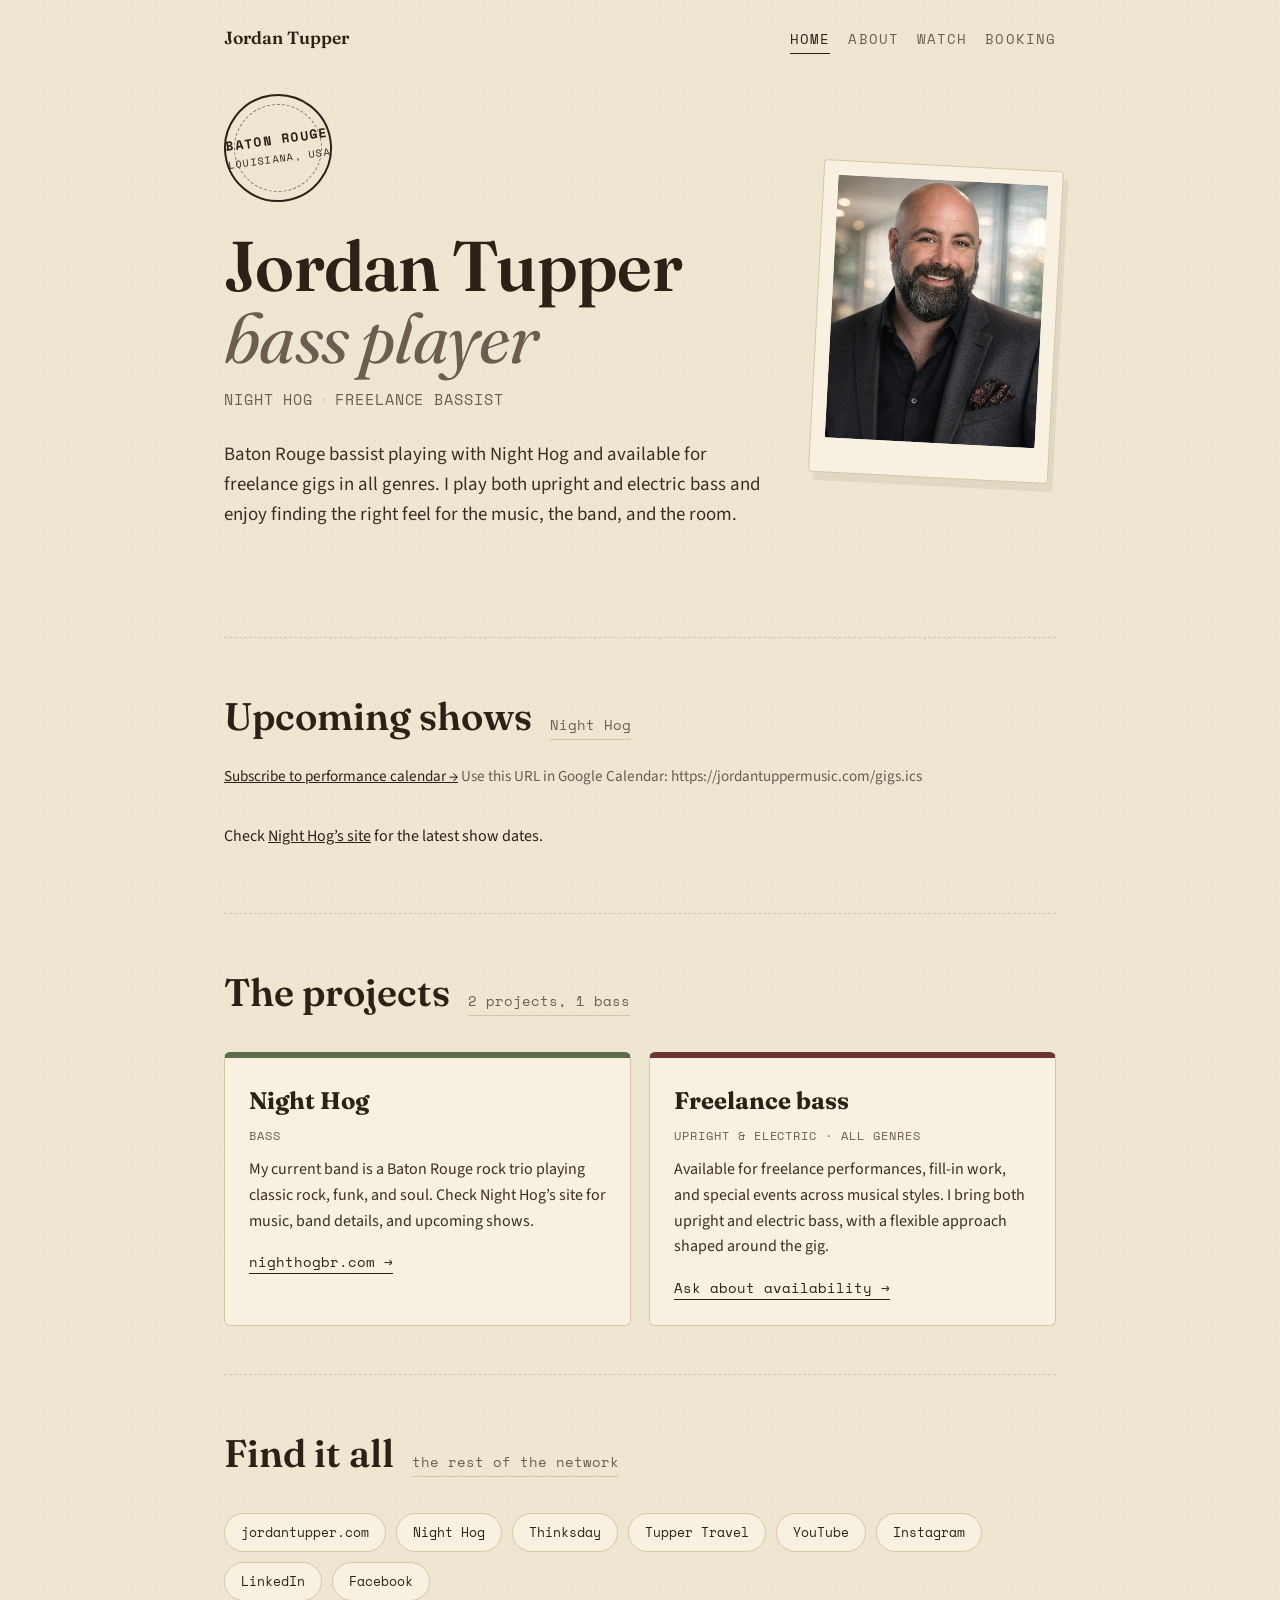
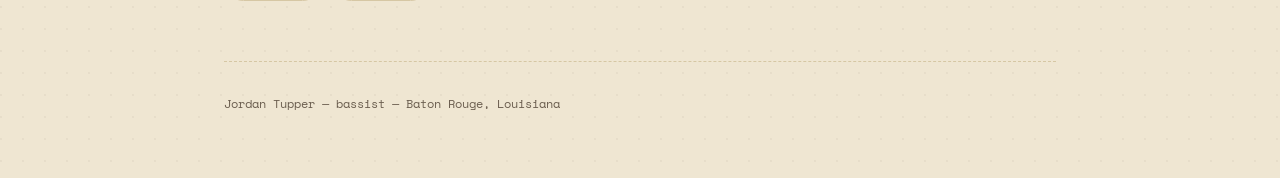
<file: index.html>
<!DOCTYPE html>
<html lang="en">
<head>
<meta charset="UTF-8">
<meta name="viewport" content="width=device-width, initial-scale=1.0">
<title>Jordan Tupper | Bassist for Night Hog &amp; Freelance Bass | Baton Rouge, LA</title>
<meta name="description" content="Jordan Tupper is a Baton Rouge bassist playing with Night Hog and available for freelance gigs in all genres on upright and electric bass.">
<meta property="og:title" content="Jordan Tupper — Bassist for Night Hog &amp; Freelance Bass">
<meta property="og:description" content="Baton Rouge bassist Jordan Tupper plays with Night Hog and is available for freelance gigs in all genres on upright and electric bass.">
<meta property="og:type" content="website">
<meta property="og:image" content="https://jordantuppermusic.com/og-image.jpg">
<link rel="canonical" href="https://jordantuppermusic.com/">
<link rel="icon" type="image/png" sizes="32x32" href="/favicon-32.png">
<link rel="apple-touch-icon" sizes="180x180" href="/favicon-180.png">

<link rel="preconnect" href="https://fonts.googleapis.com">
<link rel="preconnect" href="https://fonts.gstatic.com" crossorigin>
<link href="https://fonts.googleapis.com/css2?family=Fraunces:ital,opsz,wght@0,9..144,300..900;1,9..144,300..900&family=Source+Sans+3:ital,wght@0,400;0,600;0,700;1,400&family=Space+Mono:wght@400;700&display=swap" rel="stylesheet">
<link rel="stylesheet" href="style.css">

<script type="application/ld+json">
{
  "@context": "https://schema.org",
  "@type": "Person",
  "name": "Jordan Tupper",
  "url": "https://jordantuppermusic.com",
  "jobTitle": "Bassist",
  "address": {
    "@type": "PostalAddress",
    "addressLocality": "Baton Rouge",
    "addressRegion": "LA",
    "addressCountry": "US"
  },
  "memberOf": [
    {"@type":"MusicGroup","name":"Night Hog","url":"https://nighthogbr.com"}
  ],
  "sameAs": [
    "https://jordantupper.com",
    "https://nighthogbr.com",
    "https://thinksday.org",
    "https://tuppertravel.com",
    "https://www.youtube.com/@jordanjtupper",
    "https://www.instagram.com/207_to_225/",
    "https://www.linkedin.com/in/jordantupper225",
    "https://www.facebook.com/jordan.tupper",
    "https://gravatar.com/jordantupper",
    "https://about.me/jordantupper",
    "https://www.wikidata.org/wiki/Q140119440",
    "https://musicbrainz.org/artist/c6d7afcc-3074-4c7d-b58c-2df6d4204264"
  ],
  "email": "jordan.j.tupper@gmail.com"
}
</script>
</head>
<body>

<div class="wrap">

  <nav class="site-nav">
    <div class="nav-inner">
      <span class="nav-brand">Jordan Tupper</span>
      <a href="index.html" class="active">Home</a>
      <a href="about.html">About</a>
      <a href="watch.html">Watch</a>
      <a href="booking.html">Booking</a>
    </div>
  </nav>

  <header class="hero">
    <div class="hero-grid">
      <div class="hero-text">
        <div class="postmark"><span class="city">Baton Rouge</span><span class="state">Louisiana, USA</span></div>
        <h1 class="title">Jordan Tupper<br><em>bass player</em></h1>
        <p class="tagline">Night Hog<span class="dot">·</span>Freelance bassist</p>
        <p class="lede">Baton Rouge bassist playing with Night Hog and available for freelance gigs in all genres. I play both upright and electric bass and enjoy finding the right feel for the music, the band, and the room.</p>
      </div>
      <div class="hero-photo">
        <img src="/hero-photo.jpg" alt="Jordan Tupper playing upright bass" loading="lazy">
      </div>
    </div>
  </header>

  <hr class="hr">

  <!-- UPCOMING SHOWS -->
  <section id="shows">
    <div class="entry-head">
      <h2>Upcoming shows</h2>
      <span class="entry-date">Night Hog</span>
    </div>
    <p class="calendar-subscribe" style="margin: -0.75rem 0 1.25rem; font-size: 0.95rem;">
      <a class="link" href="/gigs.ics">Subscribe to performance calendar →</a>
      <span style="opacity:.7;">Use this URL in Google Calendar: https://jordantuppermusic.com/gigs.ics</span>
    </p>
    <div class="gig-list" id="merged-gig-list" aria-live="polite">
      <p class="calendar-loading">Loading upcoming shows…</p>
    </div>
    <p class="gig-empty" id="merged-gig-empty" style="display:none;">No public gigs currently listed.</p>
  </section>

  <hr class="hr">

  <!-- PROJECTS -->
  <section id="projects">
    <div class="entry-head">
      <h2>The projects</h2>
      <span class="entry-date">2 projects, 1 bass</span>
    </div>
    <div class="projects">

      <div class="project nighthog">
        <h3>Night Hog</h3>
        <div class="role">Bass</div>
        <p>My current band is a Baton Rouge rock trio playing classic rock, funk, and soul. Check Night Hog’s site for music, band details, and upcoming shows.</p>
        <a class="link" href="https://nighthogbr.com">nighthogbr.com →</a>
      </div>

      <div class="project jazz">
        <h3>Freelance bass</h3>
        <div class="role">Upright &amp; electric · all genres</div>
        <p>Available for freelance performances, fill-in work, and special events across musical styles. I bring both upright and electric bass, with a flexible approach shaped around the gig.</p>
        <a class="link" href="booking.html">Ask about availability →</a>
      </div>

    </div>
  </section>

  <hr class="hr">

  <!-- CONNECT -->
  <section id="connect">
    <div class="entry-head">
      <h2>Find it all</h2>
      <span class="entry-date">the rest of the network</span>
    </div>
    <div class="connect-grid">
      <a href="https://jordantupper.com">jordantupper.com</a>
      <a href="https://nighthogbr.com">Night Hog</a>
      <a href="https://thinksday.org">Thinksday</a>
      <a href="https://tuppertravel.com">Tupper Travel</a>
      <a href="https://www.youtube.com/@jordanjtupper">YouTube</a>
      <a href="https://www.instagram.com/207_to_225/">Instagram</a>
      <a href="https://www.linkedin.com/in/jordantupper225">LinkedIn</a>
      <a href="https://www.facebook.com/jordan.tupper">Facebook</a>
    </div>
  </section>

  <footer>
    Jordan Tupper — bassist — Baton Rouge, Louisiana
  </footer>

</div>


  <script>
  // Inline calendar renderer. The HTML above is a built-in fallback, so gigs still show even if external feeds fail.
  // Jordan Tupper Music merged calendar
// Bulletproof version: tries live feeds first, but uses an embedded fallback so the page never stays stuck on "Loading".
(function () {
  const FEEDS = [
    { label: "Night Hog", className: "nighthog", siteUrl: "https://nighthogbr.com", globalName: "NIGHT_HOG_GIGS", urls: ["https://nighthogbr.com/gigs-feed.js", "https://www.nighthogbr.com/gigs-feed.js"] }
  ];

  const FALLBACK_GIGS = [];

  const FEED_TIMEOUT_MS = 3500;
  function pad(value) { return String(value).padStart(2, "0"); }
  function escapeHtml(value) {
    return String(value || "")
      .replace(/&/g, "&amp;").replace(/</g, "&lt;").replace(/>/g, "&gt;")
      .replace(/"/g, "&quot;").replace(/'/g, "&#039;");
  }
  function parseDateTime(gig, time, fallback) {
    const t = time && /^\d{2}:\d{2}$/.test(time) ? time : fallback;
    const d = new Date(`${gig.date}T${t}:00`);
    return Number.isNaN(d.getTime()) ? new Date(`${gig.date}T23:59:59`) : d;
  }
  function dateForSort(gig) { return parseDateTime(gig, gig.startTime, "23:59"); }
  function dateForExpiration(gig) {
    let end = parseDateTime(gig, gig.endTime || gig.startTime, "23:59");
    if (gig.startTime && gig.endTime && gig.endTime < gig.startTime) end.setDate(end.getDate() + 1);
    return end;
  }
  function formatDate(gig) {
    const d = new Date(`${gig.date}T12:00:00`);
    return {
      month: d.toLocaleDateString("en-US", { month: "short" }),
      day: d.getDate(),
      weekday: d.toLocaleDateString("en-US", { weekday: "short" })
    };
  }
  function formatClock(time) {
    if (!time || !/^\d{2}:\d{2}$/.test(time)) return "";
    const [h, m] = time.split(":").map(Number);
    const suffix = h >= 12 ? "PM" : "AM";
    return `${h % 12 || 12}:${pad(m)} ${suffix}`;
  }
  function formatTime(gig) {
    if (gig.displayTime) return gig.displayTime;
    if (gig.startTime && gig.endTime) return `${formatClock(gig.startTime)} – ${formatClock(gig.endTime)}`;
    if (gig.startTime) return formatClock(gig.startTime);
    return "TBA";
  }
  function formatPlace(gig) {
    if (gig.displayLocation) return gig.displayLocation;
    if (gig.city && gig.state) return `${gig.city}, ${gig.state}`;
    if (gig.city) return gig.city;
    if (gig.state) return gig.state;
    return "Louisiana";
  }
  function normalizeExternal(feed) {
    return (window[feed.globalName] || []).map(gig => ({
      ...gig,
      band: feed.label,
      bandClass: feed.className,
      siteUrl: feed.siteUrl
    }));
  }
  function renderGig(gig) {
    const { month, day, weekday } = formatDate(gig);
    const row = document.createElement("div");
    row.className = "gig";
    row.dataset.date = gig.date;
    row.dataset.band = gig.band;
    row.dataset.venue = gig.venue || "";
    row.dataset.place = formatPlace(gig);
    row.dataset.time = formatTime(gig);
    row.dataset.startTime = gig.startTime || "";
    row.dataset.endTime = gig.endTime || "";
    row.innerHTML = `
      <div class="date">${escapeHtml(month)} ${escapeHtml(day)}<span class="day">${escapeHtml(weekday)}</span></div>
      <div class="info">
        <div class="venue">${escapeHtml(gig.venue || "TBA")}</div>
        <div class="place">${escapeHtml(formatPlace(gig))}</div>
        <div class="time">${escapeHtml(formatTime(gig))}</div>
      </div>
      <div class="band-tag ${escapeHtml(gig.bandClass)}">${escapeHtml(gig.band)}</div>
    `;
    return row;
  }
  function injectSchema(gigs) {
    document.querySelectorAll('script[data-generated="jtm-events"]').forEach(s => s.remove());
    const graph = gigs.map(gig => {
      const startDate = gig.startTime ? `${gig.date}T${gig.startTime}:00-05:00` : gig.date;
      let endDate;
      if (gig.endTime) {
        const endDay = new Date(`${gig.date}T12:00:00`);
        if (gig.startTime && gig.endTime < gig.startTime) endDay.setDate(endDay.getDate() + 1);
        endDate = `${endDay.getFullYear()}-${pad(endDay.getMonth()+1)}-${pad(endDay.getDate())}T${gig.endTime}:00-05:00`;
      }
      const event = {
        "@type": "MusicEvent",
        name: `${gig.band} — ${gig.status === "private" ? gig.venue : `Live at ${gig.venue}`}`,
        startDate,
        eventStatus: "https://schema.org/EventScheduled",
        eventAttendanceMode: "https://schema.org/OfflineEventAttendanceMode",
        performer: { "@type": "MusicGroup", name: gig.band, url: gig.siteUrl },
        location: { "@type": "Place", name: gig.venue || "TBA", address: { "@type": "PostalAddress", addressLocality: gig.city || "Baton Rouge", addressRegion: gig.state || "LA", addressCountry: "US" } }
      };
      if (endDate) event.endDate = endDate;
      if (gig.status !== "private") event.offers = { "@type": "Offer", price: "0", priceCurrency: "USD", availability: "https://schema.org/InStock", url: "https://jordantuppermusic.com/#shows" };
      return event;
    });
    const script = document.createElement("script");
    script.type = "application/ld+json";
    script.dataset.generated = "jtm-events";
    script.textContent = JSON.stringify({ "@context": "https://schema.org", "@graph": graph }, null, 2);
    document.head.appendChild(script);
  }
  function loadScriptWithTimeout(url) {
    return new Promise(resolve => {
      const s = document.createElement("script");
      let done = false;
      const finish = ok => { if (done) return; done = true; clearTimeout(timer); resolve(ok); };
      const sep = url.includes("?") ? "&" : "?";
      s.src = `${url}${sep}v=${Date.now()}`;
      s.async = true;
      s.onload = () => finish(true);
      s.onerror = () => { s.remove(); finish(false); };
      const timer = setTimeout(() => { s.remove(); finish(false); }, FEED_TIMEOUT_MS);
      document.head.appendChild(s);
    });
  }
  async function loadFeed(feed) {
    if (Array.isArray(window[feed.globalName])) return true;
    for (const url of feed.urls) {
      const ok = await loadScriptWithTimeout(url);
      if (ok && Array.isArray(window[feed.globalName])) return true;
    }
    return false;
  }
  function getUpcoming(gigs) {
    const now = new Date();
    return gigs.filter(gig => gig.date && dateForExpiration(gig) >= now).sort((a, b) => dateForSort(a) - dateForSort(b));
  }
  function paint(list, empty, gigs, sourceNote) {
    list.innerHTML = "";
    if (!gigs.length) {
      list.innerHTML = '<p class="calendar-loading">Check <a href="https://nighthogbr.com" rel="noopener">Night Hog’s site</a> for the latest show dates.</p>';
      if (empty) empty.style.display = "none";
      return;
    }
    if (empty) empty.style.display = "none";
    gigs.forEach(gig => list.appendChild(renderGig(gig)));
    if (sourceNote) {
      const note = document.createElement("p");
      note.className = "calendar-loading";
      note.style.marginTop = "1rem";
      note.textContent = sourceNote;
      list.appendChild(note);
    }
    injectSchema(gigs);
    document.dispatchEvent(new CustomEvent("jtm:gigs-rendered", { detail: { gigs } }));
  }
  async function render() {
    const list = document.getElementById("merged-gig-list") || document.querySelector(".gig-list");
    const empty = document.getElementById("merged-gig-empty");
    if (!list) return;

    // Show fallback immediately so the site never appears broken.
    const fallbackUpcoming = getUpcoming(FALLBACK_GIGS);
    paint(list, empty, fallbackUpcoming, "");

    // Refresh from Night Hog’s live show feed.
    const loaded = await Promise.all(FEEDS.map(loadFeed));
    const external = FEEDS.flatMap(feed => normalizeExternal(feed));
    if (external.length) {
      const missing = FEEDS.filter((_, i) => !loaded[i]).map(f => f.label);
      const note = missing.length ? `Calendar loaded. Some feeds did not respond: ${missing.join(", ")}.` : "";
      paint(list, empty, getUpcoming(external), note);
    }
  }
  if (document.readyState === "loading") document.addEventListener("DOMContentLoaded", render);
  else render();
})();

  </script>
  <script>
  /* Jordan Tupper Music calendar export helper
   Safe version: waits for the visible gig list to render before adding Google Calendar links.
   If the main calendar fails to load, this file will not break the page. */
(function () {
  function pad(n) { return String(n).padStart(2, '0'); }

  function parseDateFromGig(gig) {
    const raw = gig.getAttribute('data-date') || gig.dataset.date;
    if (!raw) return null;
    const d = new Date(raw + 'T00:00:00');
    return Number.isNaN(d.getTime()) ? null : d;
  }

  function extractText(gig, selector) {
    const el = gig.querySelector(selector);
    return el ? el.textContent.trim() : '';
  }

  function normalizeTimeText(text) {
    return (text || '').replace(/\s+/g, ' ').trim();
  }

  function parseTimeRange(timeText) {
    const clean = normalizeTimeText(timeText).toLowerCase();
    if (!clean || clean.includes('tba') || clean.includes('private')) {
      return { startHour: 19, startMinute: 0, endHour: 22, endMinute: 0 };
    }

    const parts = clean.split(/\s*[–-]\s*/);
    function parseOne(t, fallbackAmPm) {
      const m = t.match(/(\d{1,2})(?::(\d{2}))?\s*(am|pm)?/i);
      if (!m) return null;
      let hour = parseInt(m[1], 10);
      const minute = m[2] ? parseInt(m[2], 10) : 0;
      const ampm = m[3] || fallbackAmPm || '';
      if (ampm === 'pm' && hour !== 12) hour += 12;
      if (ampm === 'am' && hour === 12) hour = 0;
      return { hour, minute, ampm };
    }

    const endAmPmMatch = parts[1] ? parts[1].match(/(am|pm)/i) : null;
    const implied = endAmPmMatch ? endAmPmMatch[1].toLowerCase() : undefined;
    const start = parseOne(parts[0], implied) || { hour: 19, minute: 0 };
    const end = parseOne(parts[1] || '', undefined) || { hour: start.hour + 3, minute: start.minute };
    return { startHour: start.hour, startMinute: start.minute, endHour: end.hour, endMinute: end.minute };
  }

  function toGoogleDate(date, hour, minute) {
    const d = new Date(date);
    d.setHours(hour, minute, 0, 0);
    // Google accepts UTC compact timestamps. Convert local to UTC.
    return d.getUTCFullYear() +
      pad(d.getUTCMonth() + 1) +
      pad(d.getUTCDate()) + 'T' +
      pad(d.getUTCHours()) +
      pad(d.getUTCMinutes()) +
      '00Z';
  }

  function addButtons() {
    const gigs = Array.from(document.querySelectorAll('.gig'));
    if (!gigs.length) return false;

    gigs.forEach(function (gig) {
      if (gig.querySelector('.add-google-calendar')) return;

      const date = parseDateFromGig(gig);
      if (!date) return;

      const venue = extractText(gig, '.venue') || extractText(gig, '.gig-venue h3') || 'Performance';
      const place = extractText(gig, '.place') || extractText(gig, '.gig-venue p') || 'Baton Rouge, LA';
      const timeText = extractText(gig, '.time') || extractText(gig, '.gig-time') || '';
      const band = extractText(gig, '.band-tag') || 'Jordan Tupper';
      const times = parseTimeRange(timeText);

      const start = toGoogleDate(date, times.startHour, times.startMinute);
      let endDate = new Date(date);
      if (times.endHour < times.startHour) endDate.setDate(endDate.getDate() + 1);
      const end = toGoogleDate(endDate, times.endHour, times.endMinute);

      const params = new URLSearchParams({
        action: 'TEMPLATE',
        text: band + ' at ' + venue,
        dates: start + '/' + end,
        details: 'Performance listed at jordantuppermusic.com',
        location: venue + ', ' + place
      });

      const link = document.createElement('a');
      link.className = 'add-google-calendar';
      link.href = 'https://calendar.google.com/calendar/render?' + params.toString();
      link.target = '_blank';
      link.rel = 'noopener noreferrer';
      link.textContent = 'Add to Google Calendar';
      link.style.display = 'inline-block';
      link.style.marginTop = '6px';
      link.style.fontSize = '0.8rem';

      const info = gig.querySelector('.info') || gig.querySelector('.gig-venue') || gig;
      info.appendChild(link);
    });

    return true;
  }

  let tries = 0;
  const timer = setInterval(function () {
    tries += 1;
    if (addButtons() || tries > 30) clearInterval(timer);
  }, 300);

  if (document.readyState === 'loading') {
    document.addEventListener('DOMContentLoaded', addButtons);
  } else {
    addButtons();
  }
})();

  </script>

</body>
</html>
</file>
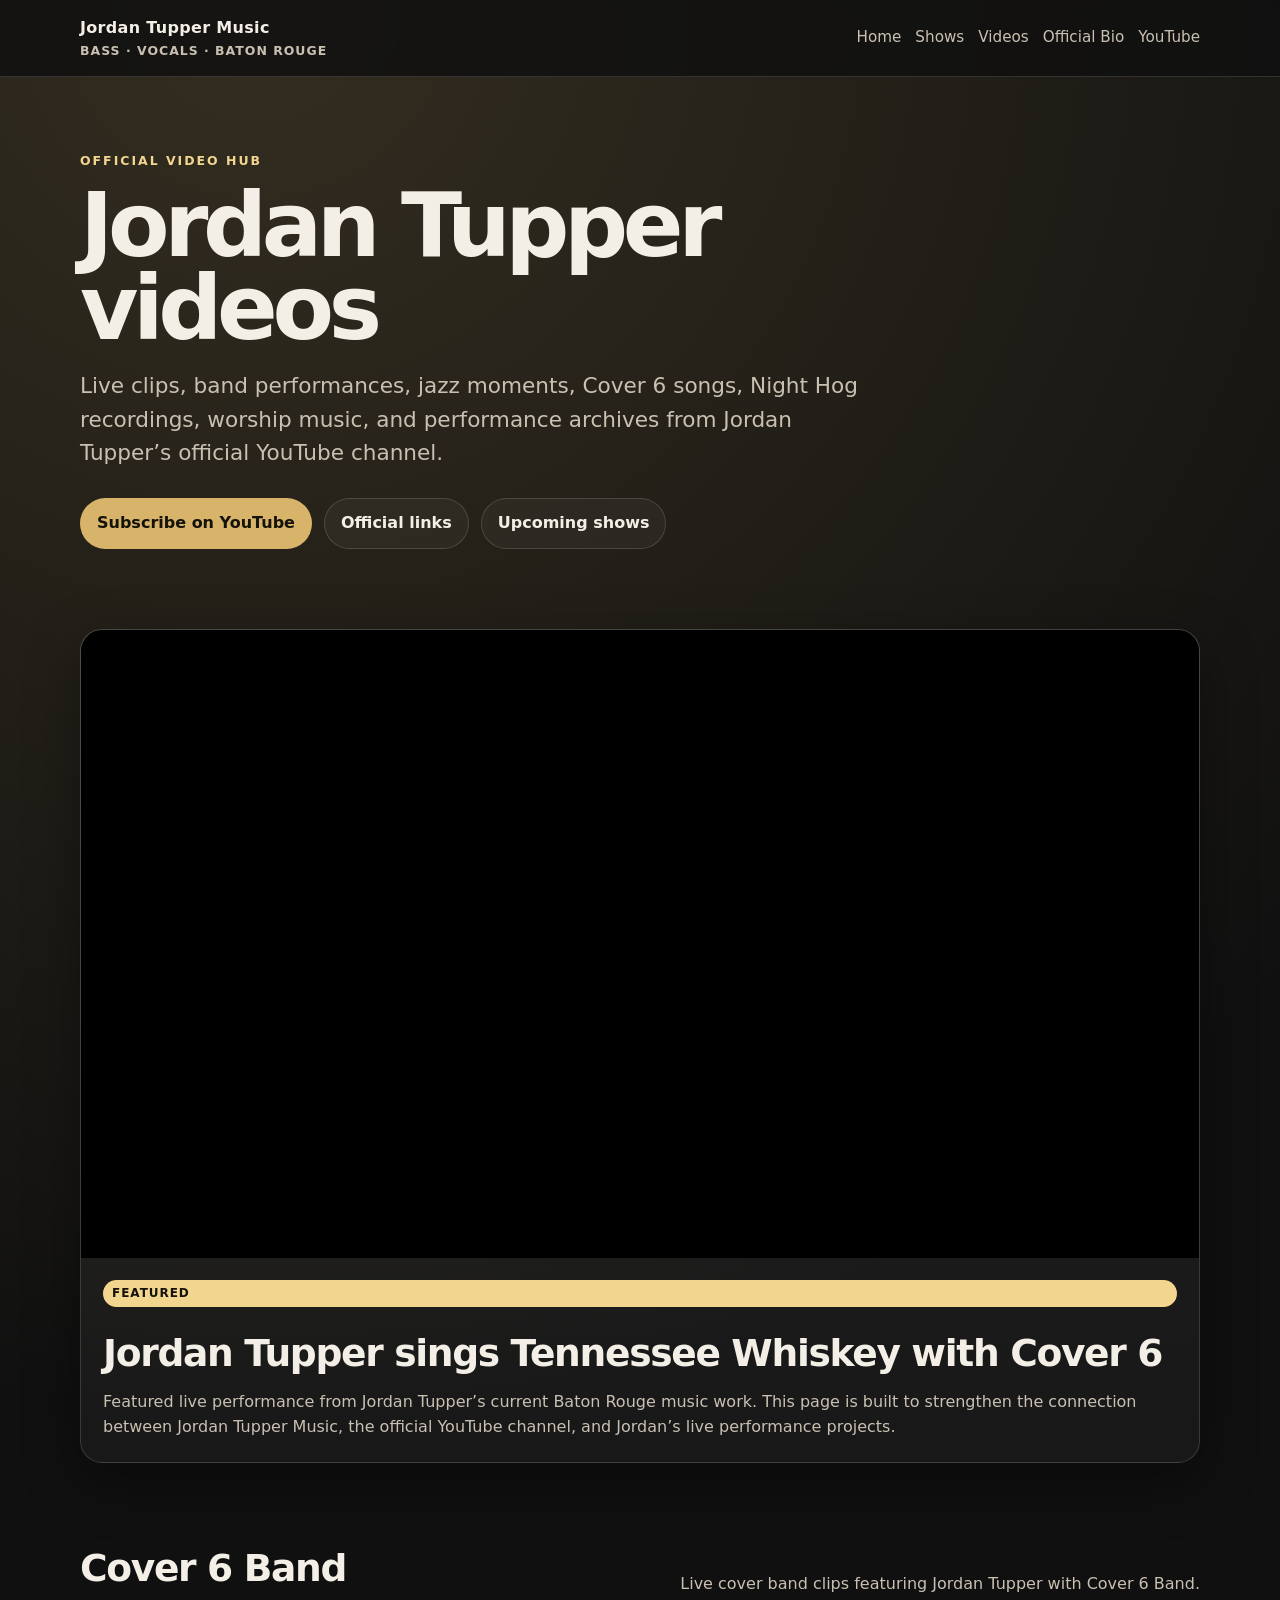
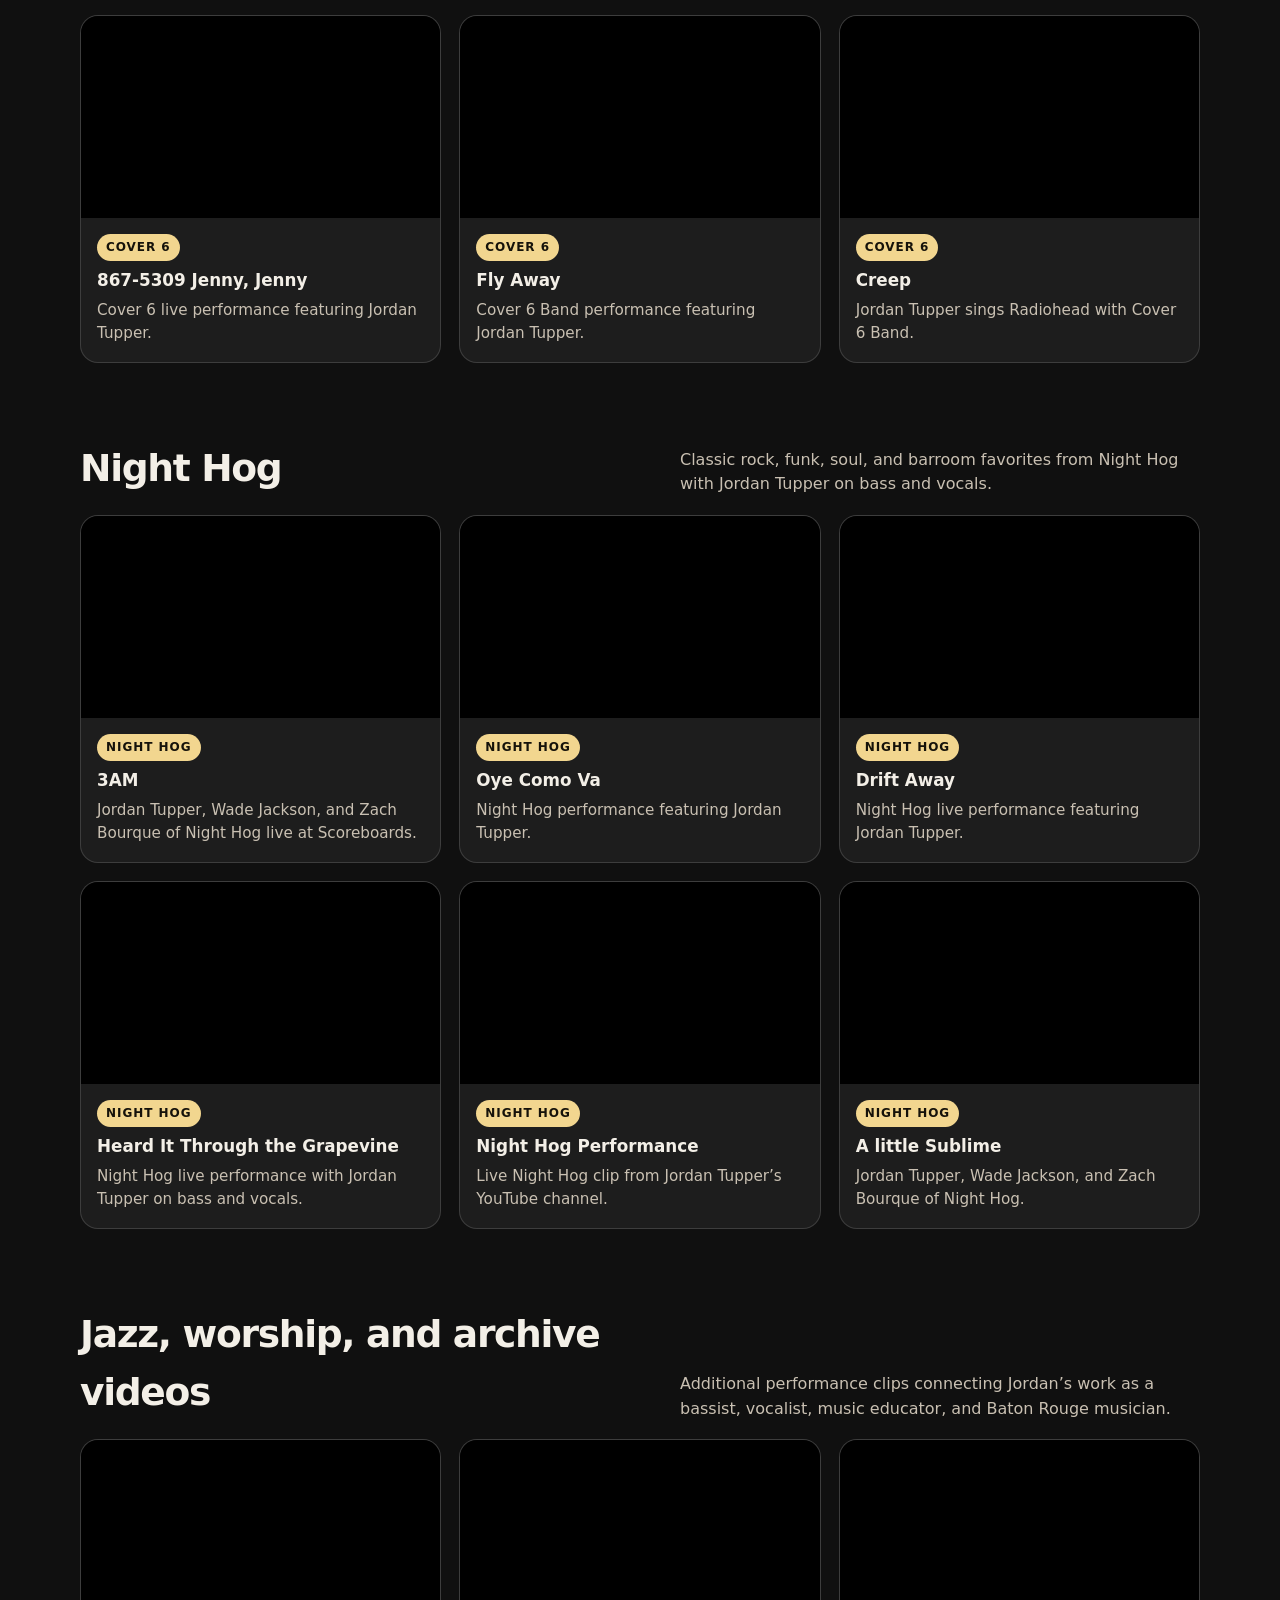
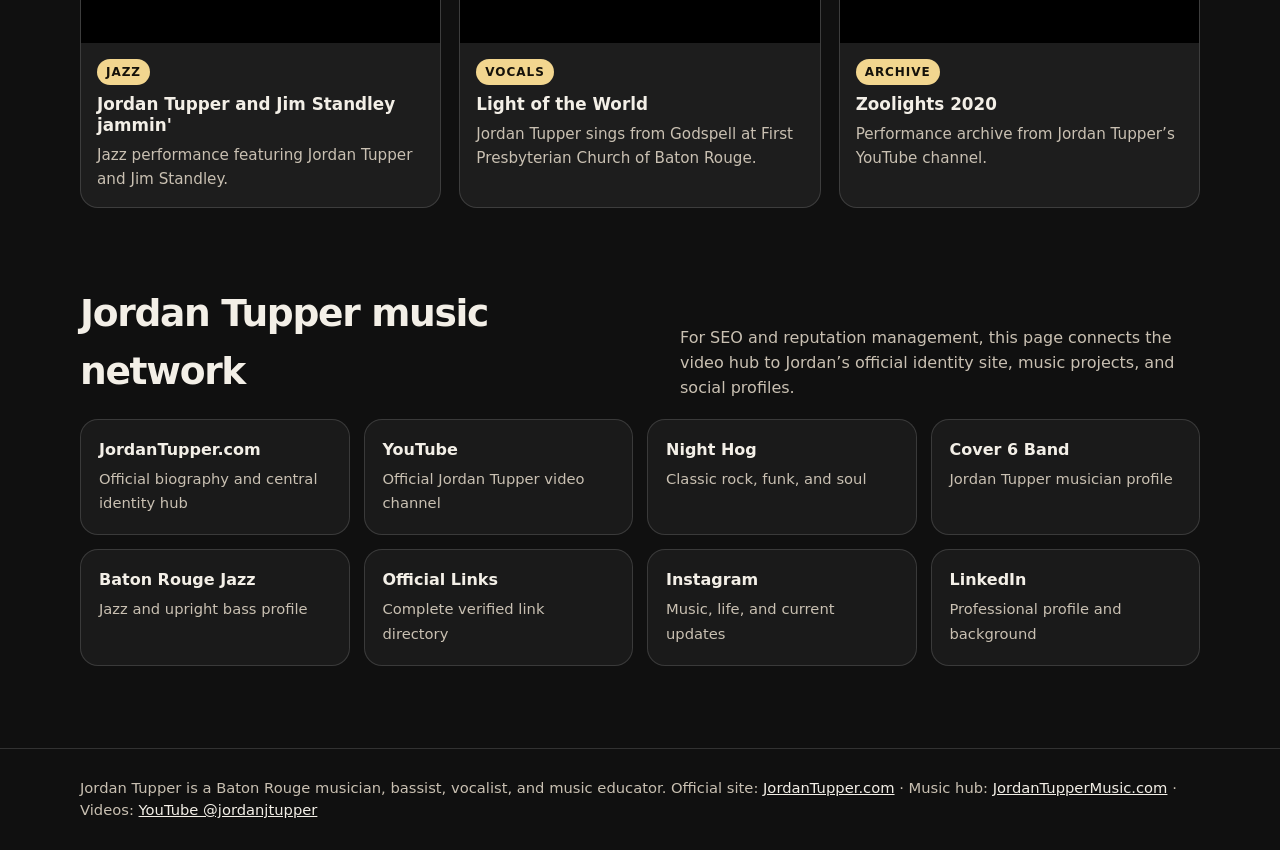
<file: videos/index.html>
<!doctype html>
<html lang="en">
<head>
  <meta charset="utf-8" />
  <meta name="viewport" content="width=device-width, initial-scale=1" />
  <title>Jordan Tupper Videos | Live Music, Bass & Vocals in Baton Rouge</title>
  <meta name="description" content="Watch live performance videos from Jordan Tupper, Baton Rouge bassist and vocalist performing with Night Hog, Cover 6 Band, and Standley, Tupper & Petersen." />
  <link rel="canonical" href="https://jordantuppermusic.com/videos/" />
  <meta name="robots" content="index,follow,max-image-preview:large,max-snippet:-1,max-video-preview:-1" />
  <meta name="author" content="Jordan Tupper" />
  <meta name="theme-color" content="#111111" />

  <meta property="og:type" content="website" />
  <meta property="og:title" content="Jordan Tupper Videos | Live Music, Bass & Vocals" />
  <meta property="og:description" content="Live performance videos from Jordan Tupper, Baton Rouge bassist and vocalist with Night Hog, Cover 6 Band, and Standley, Tupper & Petersen." />
  <meta property="og:url" content="https://jordantuppermusic.com/videos/" />
  <meta property="og:site_name" content="Jordan Tupper Music" />
  <meta property="og:image" content="https://jordantuppermusic.com/og-image.jpg" />
  <meta name="twitter:card" content="summary_large_image" />
  <meta name="twitter:title" content="Jordan Tupper Videos | Live Music, Bass & Vocals" />
  <meta name="twitter:description" content="Watch live performance videos from Jordan Tupper's official YouTube channel." />
  <meta name="twitter:image" content="https://jordantuppermusic.com/og-image.jpg" />

  <style>
    :root {
      --bg: #101010;
      --panel: #191919;
      --panel-2: #232323;
      --text: #f3efe7;
      --muted: #c9c0b2;
      --line: rgba(255,255,255,.14);
      --accent: #d7b46a;
      --accent-2: #f2d68f;
      --max: 1120px;
      --radius: 22px;
      --shadow: 0 18px 55px rgba(0,0,0,.36);
    }
    * { box-sizing: border-box; }
    html { scroll-behavior: smooth; }
    body {
      margin: 0;
      background: radial-gradient(circle at 20% 0%, rgba(215,180,106,.18), transparent 34%), var(--bg);
      color: var(--text);
      font-family: ui-sans-serif, system-ui, -apple-system, BlinkMacSystemFont, "Segoe UI", sans-serif;
      line-height: 1.55;
    }
    a { color: inherit; }
    .wrap { width: min(var(--max), calc(100% - 36px)); margin: 0 auto; }
    .skip { position: absolute; left: -999px; top: auto; }
    .skip:focus { left: 20px; top: 20px; background: #fff; color: #000; padding: 10px 14px; border-radius: 10px; z-index: 10; }
    header {
      border-bottom: 1px solid var(--line);
      background: rgba(16,16,16,.84);
      backdrop-filter: blur(12px);
      position: sticky;
      top: 0;
      z-index: 5;
    }
    .nav { display: flex; align-items: center; justify-content: space-between; gap: 18px; padding: 16px 0; }
    .brand { text-decoration: none; font-weight: 800; letter-spacing: .02em; }
    .brand span { display: block; font-size: .78rem; color: var(--muted); font-weight: 600; letter-spacing: .08em; text-transform: uppercase; }
    nav { display: flex; flex-wrap: wrap; gap: 14px; font-size: .95rem; color: var(--muted); }
    nav a { text-decoration: none; }
    nav a:hover { color: var(--accent-2); }
    .hero { padding: 74px 0 42px; }
    .eyebrow { color: var(--accent-2); text-transform: uppercase; letter-spacing: .16em; font-weight: 800; font-size: .78rem; }
    h1 { font-size: clamp(2.5rem, 7vw, 5.8rem); line-height: .92; margin: 14px 0 20px; letter-spacing: -.06em; max-width: 940px; }
    .lead { font-size: clamp(1.08rem, 2vw, 1.35rem); color: var(--muted); max-width: 780px; margin: 0 0 28px; }
    .actions { display: flex; flex-wrap: wrap; gap: 12px; margin-top: 28px; }
    .btn { display: inline-flex; align-items: center; justify-content: center; padding: 12px 16px; border-radius: 999px; text-decoration: none; border: 1px solid var(--line); background: rgba(255,255,255,.04); font-weight: 800; }
    .btn.primary { background: var(--accent); color: #15120a; border-color: transparent; }
    .btn:hover { transform: translateY(-1px); }
    section { padding: 38px 0; }
    .section-head { display: flex; align-items: end; justify-content: space-between; gap: 20px; margin-bottom: 18px; }
    .section-head h2 { margin: 0; font-size: clamp(1.6rem, 3vw, 2.35rem); letter-spacing: -.035em; }
    .section-head p { color: var(--muted); max-width: 520px; margin: 0; }
    .featured { background: linear-gradient(180deg, rgba(255,255,255,.075), rgba(255,255,255,.035)); border: 1px solid var(--line); border-radius: var(--radius); box-shadow: var(--shadow); overflow: hidden; }
    .video-frame { aspect-ratio: 16 / 9; background: #000; width: 100%; }
    iframe { width: 100%; height: 100%; border: 0; display: block; }
    .featured-copy { padding: 22px; display: grid; gap: 8px; }
    .featured-copy h2 { margin: 0; font-size: clamp(1.45rem, 3vw, 2.35rem); letter-spacing: -.035em; }
    .featured-copy p { color: var(--muted); margin: 0; }
    .grid { display: grid; grid-template-columns: repeat(3, 1fr); gap: 18px; }
    .card { background: rgba(255,255,255,.055); border: 1px solid var(--line); border-radius: 18px; overflow: hidden; }
    .card .thumb { aspect-ratio: 16/9; background: #000; }
    .card-body { padding: 16px; }
    .tag { display: inline-flex; margin-bottom: 9px; color: #15120a; background: var(--accent-2); border-radius: 999px; padding: 4px 9px; font-size: .75rem; font-weight: 900; text-transform: uppercase; letter-spacing: .08em; }
    .card h3 { margin: 0 0 8px; font-size: 1.05rem; line-height: 1.25; }
    .card p { margin: 0; color: var(--muted); font-size: .95rem; }
    .links { display: grid; grid-template-columns: repeat(4, 1fr); gap: 14px; }
    .link-card { padding: 18px; border: 1px solid var(--line); border-radius: 18px; background: rgba(255,255,255,.045); text-decoration: none; }
    .link-card strong { display: block; margin-bottom: 4px; }
    .link-card span { color: var(--muted); font-size: .92rem; }
    footer { margin-top: 44px; padding: 28px 0; border-top: 1px solid var(--line); color: var(--muted); font-size: .92rem; }
    footer a { color: var(--text); }
    @media (max-width: 880px) {
      .grid, .links { grid-template-columns: 1fr; }
      .section-head { display: block; }
      nav { justify-content: flex-start; }
      header { position: static; }
    }
  </style>

  <script type="application/ld+json">
  {
    "@context": "https://schema.org",
    "@graph": [
      {
        "@type": "Person",
        "@id": "https://jordantupper.com/#person",
        "name": "Jordan Tupper",
        "alternateName": ["Jordan J. Tupper", "Jordan Tupper Music"],
        "url": "https://jordantupper.com/",
        "description": "Jordan Tupper is a Baton Rouge, Louisiana musician, bassist, vocalist, music educator, and bandleader performing with Night Hog, Cover 6 Band, and Standley, Tupper & Petersen.",
        "jobTitle": ["Musician", "Bassist", "Vocalist", "Music Educator", "Bandleader"],
        "homeLocation": {
          "@type": "Place",
          "name": "Baton Rouge, Louisiana"
        },
        "sameAs": [
          "https://jordantupper.com/",
          "https://jordantupper.com/links",
          "https://jordantuppermusic.com/",
          "https://www.youtube.com/@jordanjtupper",
          "https://www.instagram.com/207_to_225/",
          "https://www.linkedin.com/in/jordantupper225",
          "https://www.facebook.com/profile.php?id=61590380115256",
          "https://www.nighthogbr.com/",
          "https://www.cover6band.com/jordan-tupper",
          "https://www.batonrougejazz.com/jordan-tupper",
          "https://about.me/jordantupper"
        ],
        "knowsAbout": ["Bass guitar", "Upright bass", "Vocals", "Live music", "Baton Rouge music", "Classic rock", "Funk", "Soul", "Jazz standards", "Music education"]
      },
      {
        "@type": "WebSite",
        "@id": "https://jordantuppermusic.com/#website",
        "name": "Jordan Tupper Music",
        "url": "https://jordantuppermusic.com/",
        "publisher": { "@id": "https://jordantupper.com/#person" }
      },
      {
        "@type": "WebPage",
        "@id": "https://jordantuppermusic.com/videos/#webpage",
        "url": "https://jordantuppermusic.com/videos/",
        "name": "Jordan Tupper Videos",
        "description": "Live performance videos from Jordan Tupper, Baton Rouge bassist and vocalist performing with Night Hog, Cover 6 Band, and Standley, Tupper & Petersen.",
        "isPartOf": { "@id": "https://jordantuppermusic.com/#website" },
        "about": { "@id": "https://jordantupper.com/#person" },
        "primaryImageOfPage": {
          "@type": "ImageObject",
          "url": "https://jordantuppermusic.com/og-image.jpg"
        },
        "breadcrumb": { "@id": "https://jordantuppermusic.com/videos/#breadcrumb" },
        "mainEntity": { "@id": "https://jordantuppermusic.com/videos/#video-list" }
      },
      {
        "@type": "BreadcrumbList",
        "@id": "https://jordantuppermusic.com/videos/#breadcrumb",
        "itemListElement": [
          { "@type": "ListItem", "position": 1, "name": "Home", "item": "https://jordantuppermusic.com/" },
          { "@type": "ListItem", "position": 2, "name": "Videos", "item": "https://jordantuppermusic.com/videos/" }
        ]
      },
      {
        "@type": "ItemList",
        "@id": "https://jordantuppermusic.com/videos/#video-list",
        "name": "Jordan Tupper YouTube Videos",
        "itemListOrder": "https://schema.org/ItemListOrderDescending",
        "numberOfItems": 12,
        "itemListElement": [
          { "@type": "ListItem", "position": 1, "item": { "@id": "https://www.youtube.com/watch?v=kI4KoQ8hM-M#video" } },
          { "@type": "ListItem", "position": 2, "item": { "@id": "https://www.youtube.com/watch?v=NK4ik3AuEKk#video" } },
          { "@type": "ListItem", "position": 3, "item": { "@id": "https://www.youtube.com/watch?v=Ia51PZuwa-U#video" } },
          { "@type": "ListItem", "position": 4, "item": { "@id": "https://www.youtube.com/watch?v=na4Z-oNiQlY#video" } },
          { "@type": "ListItem", "position": 5, "item": { "@id": "https://www.youtube.com/watch?v=iXNe1tcE4SQ#video" } },
          { "@type": "ListItem", "position": 6, "item": { "@id": "https://www.youtube.com/watch?v=Y2gpevdTPRA#video" } },
          { "@type": "ListItem", "position": 7, "item": { "@id": "https://www.youtube.com/watch?v=A_bXINNKgt0#video" } },
          { "@type": "ListItem", "position": 8, "item": { "@id": "https://www.youtube.com/watch?v=UMU9lGCFBf4#video" } },
          { "@type": "ListItem", "position": 9, "item": { "@id": "https://www.youtube.com/watch?v=i-owPLWPNO4#video" } },
          { "@type": "ListItem", "position": 10, "item": { "@id": "https://www.youtube.com/watch?v=q-nnZRY2IjA#video" } },
          { "@type": "ListItem", "position": 11, "item": { "@id": "https://www.youtube.com/watch?v=4nRAtjgNsBI#video" } },
          { "@type": "ListItem", "position": 12, "item": { "@id": "https://www.youtube.com/@jordanjtupper#channel" } }
        ]
      },
      {
        "@type": "VideoObject",
        "@id": "https://www.youtube.com/watch?v=kI4KoQ8hM-M#video",
        "name": "Jordan Tupper sings Tennessee Whiskey with Cover 6",
        "description": "Jordan Tupper sings Tennessee Whiskey with Cover 6 Band.",
        "thumbnailUrl": "https://i.ytimg.com/vi/kI4KoQ8hM-M/hqdefault.jpg",
        "embedUrl": "https://www.youtube.com/embed/kI4KoQ8hM-M",
        "url": "https://www.youtube.com/watch?v=kI4KoQ8hM-M",
        "publisher": { "@id": "https://jordantupper.com/#person" },
        "creator": { "@id": "https://jordantupper.com/#person" }
      },
      {
        "@type": "VideoObject",
        "@id": "https://www.youtube.com/watch?v=NK4ik3AuEKk#video",
        "name": "867-5309 Jenny, Jenny (Cover 6 Cover)",
        "description": "Cover 6 Band live performance featuring Jordan Tupper.",
        "thumbnailUrl": "https://i.ytimg.com/vi/NK4ik3AuEKk/hqdefault.jpg",
        "embedUrl": "https://www.youtube.com/embed/NK4ik3AuEKk",
        "url": "https://www.youtube.com/watch?v=NK4ik3AuEKk",
        "publisher": { "@id": "https://jordantupper.com/#person" },
        "creator": { "@id": "https://jordantupper.com/#person" }
      },
      {
        "@type": "VideoObject",
        "@id": "https://www.youtube.com/watch?v=Ia51PZuwa-U#video",
        "name": "Fly Away by Lenny Kravitz Cover 6",
        "description": "Cover 6 Band live performance featuring Jordan Tupper, David Martin, Josh Blouin, and Nick Fehn.",
        "thumbnailUrl": "https://i.ytimg.com/vi/Ia51PZuwa-U/hqdefault.jpg",
        "embedUrl": "https://www.youtube.com/embed/Ia51PZuwa-U",
        "url": "https://www.youtube.com/watch?v=Ia51PZuwa-U",
        "publisher": { "@id": "https://jordantupper.com/#person" },
        "creator": { "@id": "https://jordantupper.com/#person" }
      },
      {
        "@type": "VideoObject",
        "@id": "https://www.youtube.com/watch?v=na4Z-oNiQlY#video",
        "name": "Jordan Tupper sings Creep with Cover 6 Band",
        "description": "Jordan Tupper sings Creep by Radiohead with Cover 6 Band.",
        "thumbnailUrl": "https://i.ytimg.com/vi/na4Z-oNiQlY/hqdefault.jpg",
        "embedUrl": "https://www.youtube.com/embed/na4Z-oNiQlY",
        "url": "https://www.youtube.com/watch?v=na4Z-oNiQlY",
        "publisher": { "@id": "https://jordantupper.com/#person" },
        "creator": { "@id": "https://jordantupper.com/#person" }
      },
      {
        "@type": "VideoObject",
        "@id": "https://www.youtube.com/watch?v=iXNe1tcE4SQ#video",
        "name": "Jordan Tupper, Wade Jackson, Zach Bourque of Night Hog performing 3AM",
        "description": "Night Hog live performance featuring Jordan Tupper, Wade Jackson, and Zach Bourque at Scoreboards.",
        "thumbnailUrl": "https://i.ytimg.com/vi/iXNe1tcE4SQ/hqdefault.jpg",
        "embedUrl": "https://www.youtube.com/embed/iXNe1tcE4SQ",
        "url": "https://www.youtube.com/watch?v=iXNe1tcE4SQ",
        "publisher": { "@id": "https://jordantupper.com/#person" },
        "creator": { "@id": "https://jordantupper.com/#person" }
      },
      {
        "@type": "VideoObject",
        "@id": "https://www.youtube.com/watch?v=Y2gpevdTPRA#video",
        "name": "Jordan Tupper, Wade Jackson, Zach Bourque Night Hog: Oye Como Va",
        "description": "Night Hog performance of Oye Como Va featuring Jordan Tupper.",
        "thumbnailUrl": "https://i.ytimg.com/vi/Y2gpevdTPRA/hqdefault.jpg",
        "embedUrl": "https://www.youtube.com/embed/Y2gpevdTPRA",
        "url": "https://www.youtube.com/watch?v=Y2gpevdTPRA",
        "publisher": { "@id": "https://jordantupper.com/#person" },
        "creator": { "@id": "https://jordantupper.com/#person" }
      },
      {
        "@type": "VideoObject",
        "@id": "https://www.youtube.com/watch?v=A_bXINNKgt0#video",
        "name": "Jordan Tupper, Wade, Zach Night Hog: Drift Away",
        "description": "Night Hog live performance of Drift Away featuring Jordan Tupper.",
        "thumbnailUrl": "https://i.ytimg.com/vi/A_bXINNKgt0/hqdefault.jpg",
        "embedUrl": "https://www.youtube.com/embed/A_bXINNKgt0",
        "url": "https://www.youtube.com/watch?v=A_bXINNKgt0",
        "publisher": { "@id": "https://jordantupper.com/#person" },
        "creator": { "@id": "https://jordantupper.com/#person" }
      },
      {
        "@type": "VideoObject",
        "@id": "https://www.youtube.com/watch?v=UMU9lGCFBf4#video",
        "name": "Jordan Tupper, Wade, Zach Night Hog: Heard It Through the Grapevine",
        "description": "Night Hog live performance featuring Jordan Tupper on bass and vocals.",
        "thumbnailUrl": "https://i.ytimg.com/vi/UMU9lGCFBf4/hqdefault.jpg",
        "embedUrl": "https://www.youtube.com/embed/UMU9lGCFBf4",
        "url": "https://www.youtube.com/watch?v=UMU9lGCFBf4",
        "publisher": { "@id": "https://jordantupper.com/#person" },
        "creator": { "@id": "https://jordantupper.com/#person" }
      },
      {
        "@type": "VideoObject",
        "@id": "https://www.youtube.com/watch?v=i-owPLWPNO4#video",
        "name": "Jordan Tupper and Jim Standley jammin'",
        "description": "Jazz performance featuring Jordan Tupper and Jim Standley.",
        "thumbnailUrl": "https://i.ytimg.com/vi/i-owPLWPNO4/hqdefault.jpg",
        "embedUrl": "https://www.youtube.com/embed/i-owPLWPNO4",
        "url": "https://www.youtube.com/watch?v=i-owPLWPNO4",
        "publisher": { "@id": "https://jordantupper.com/#person" },
        "creator": { "@id": "https://jordantupper.com/#person" }
      },
      {
        "@type": "VideoObject",
        "@id": "https://www.youtube.com/watch?v=q-nnZRY2IjA#video",
        "name": "Jordan Tupper sings Light of the World from Godspell",
        "description": "Jordan Tupper sings Light of the World from Godspell at First Presbyterian Church of Baton Rouge.",
        "thumbnailUrl": "https://i.ytimg.com/vi/q-nnZRY2IjA/hqdefault.jpg",
        "embedUrl": "https://www.youtube.com/embed/q-nnZRY2IjA",
        "url": "https://www.youtube.com/watch?v=q-nnZRY2IjA",
        "publisher": { "@id": "https://jordantupper.com/#person" },
        "creator": { "@id": "https://jordantupper.com/#person" }
      },
      {
        "@type": "VideoObject",
        "@id": "https://www.youtube.com/watch?v=4nRAtjgNsBI#video",
        "name": "Zoolights 2020",
        "description": "Jordan Tupper performance archive video.",
        "thumbnailUrl": "https://i.ytimg.com/vi/4nRAtjgNsBI/hqdefault.jpg",
        "embedUrl": "https://www.youtube.com/embed/4nRAtjgNsBI",
        "url": "https://www.youtube.com/watch?v=4nRAtjgNsBI",
        "publisher": { "@id": "https://jordantupper.com/#person" },
        "creator": { "@id": "https://jordantupper.com/#person" }
      }
    ]
  }
  </script>
</head>
<body>
  <a href="#main" class="skip">Skip to videos</a>
  <header>
    <div class="wrap nav">
      <a class="brand" href="https://jordantuppermusic.com/">Jordan Tupper Music<span>Bass · Vocals · Baton Rouge</span></a>
      <nav aria-label="Main navigation">
        <a href="https://jordantuppermusic.com/">Home</a>
        <a href="https://jordantuppermusic.com/#shows">Shows</a>
        <a href="https://jordantuppermusic.com/videos/" aria-current="page">Videos</a>
        <a href="https://jordantupper.com/">Official Bio</a>
        <a href="https://www.youtube.com/@jordanjtupper">YouTube</a>
      </nav>
    </div>
  </header>

  <main id="main">
    <section class="hero">
      <div class="wrap">
        <div class="eyebrow">Official Video Hub</div>
        <h1>Jordan Tupper videos</h1>
        <p class="lead">Live clips, band performances, jazz moments, Cover 6 songs, Night Hog recordings, worship music, and performance archives from Jordan Tupper’s official YouTube channel.</p>
        <div class="actions">
          <a class="btn primary" href="https://www.youtube.com/@jordanjtupper">Subscribe on YouTube</a>
          <a class="btn" href="https://jordantupper.com/links">Official links</a>
          <a class="btn" href="https://jordantuppermusic.com/#shows">Upcoming shows</a>
        </div>
      </div>
    </section>

    <section aria-labelledby="featured-title">
      <div class="wrap featured">
        <div class="video-frame">
          <iframe src="https://www.youtube.com/embed/kI4KoQ8hM-M" title="Jordan Tupper sings Tennessee Whiskey with Cover 6" allow="accelerometer; autoplay; clipboard-write; encrypted-media; gyroscope; picture-in-picture; web-share" allowfullscreen loading="lazy"></iframe>
        </div>
        <div class="featured-copy">
          <div class="tag">Featured</div>
          <h2 id="featured-title">Jordan Tupper sings Tennessee Whiskey with Cover 6</h2>
          <p>Featured live performance from Jordan Tupper’s current Baton Rouge music work. This page is built to strengthen the connection between Jordan Tupper Music, the official YouTube channel, and Jordan’s live performance projects.</p>
        </div>
      </div>
    </section>

    <section aria-labelledby="cover6-title">
      <div class="wrap">
        <div class="section-head">
          <h2 id="cover6-title">Cover 6 Band</h2>
          <p>Live cover band clips featuring Jordan Tupper with Cover 6 Band.</p>
        </div>
        <div class="grid">
          <article class="card">
            <div class="thumb"><iframe src="https://www.youtube.com/embed/NK4ik3AuEKk" title="867-5309 Jenny, Jenny Cover 6 Cover" allowfullscreen loading="lazy"></iframe></div>
            <div class="card-body"><span class="tag">Cover 6</span><h3>867-5309 Jenny, Jenny</h3><p>Cover 6 live performance featuring Jordan Tupper.</p></div>
          </article>
          <article class="card">
            <div class="thumb"><iframe src="https://www.youtube.com/embed/Ia51PZuwa-U" title="Fly Away by Lenny Kravitz Cover 6" allowfullscreen loading="lazy"></iframe></div>
            <div class="card-body"><span class="tag">Cover 6</span><h3>Fly Away</h3><p>Cover 6 Band performance featuring Jordan Tupper.</p></div>
          </article>
          <article class="card">
            <div class="thumb"><iframe src="https://www.youtube.com/embed/na4Z-oNiQlY" title="Jordan Tupper sings Creep with Cover 6 Band" allowfullscreen loading="lazy"></iframe></div>
            <div class="card-body"><span class="tag">Cover 6</span><h3>Creep</h3><p>Jordan Tupper sings Radiohead with Cover 6 Band.</p></div>
          </article>
        </div>
      </div>
    </section>

    <section aria-labelledby="nighthog-title">
      <div class="wrap">
        <div class="section-head">
          <h2 id="nighthog-title">Night Hog</h2>
          <p>Classic rock, funk, soul, and barroom favorites from Night Hog with Jordan Tupper on bass and vocals.</p>
        </div>
        <div class="grid">
          <article class="card">
            <div class="thumb"><iframe src="https://www.youtube.com/embed/iXNe1tcE4SQ" title="Night Hog performing 3AM" allowfullscreen loading="lazy"></iframe></div>
            <div class="card-body"><span class="tag">Night Hog</span><h3>3AM</h3><p>Jordan Tupper, Wade Jackson, and Zach Bourque of Night Hog live at Scoreboards.</p></div>
          </article>
          <article class="card">
            <div class="thumb"><iframe src="https://www.youtube.com/embed/Y2gpevdTPRA" title="Night Hog Oye Como Va" allowfullscreen loading="lazy"></iframe></div>
            <div class="card-body"><span class="tag">Night Hog</span><h3>Oye Como Va</h3><p>Night Hog performance featuring Jordan Tupper.</p></div>
          </article>
          <article class="card">
            <div class="thumb"><iframe src="https://www.youtube.com/embed/A_bXINNKgt0" title="Night Hog Drift Away" allowfullscreen loading="lazy"></iframe></div>
            <div class="card-body"><span class="tag">Night Hog</span><h3>Drift Away</h3><p>Night Hog live performance featuring Jordan Tupper.</p></div>
          </article>
          <article class="card">
            <div class="thumb"><iframe src="https://www.youtube.com/embed/UMU9lGCFBf4" title="Night Hog Heard It Through the Grapevine" allowfullscreen loading="lazy"></iframe></div>
            <div class="card-body"><span class="tag">Night Hog</span><h3>Heard It Through the Grapevine</h3><p>Night Hog live performance with Jordan Tupper on bass and vocals.</p></div>
          </article>
          <article class="card">
            <div class="thumb"><iframe src="https://www.youtube.com/embed/-um-KMDlbW8" title="Night Hog performance sample" allowfullscreen loading="lazy"></iframe></div>
            <div class="card-body"><span class="tag">Night Hog</span><h3>Night Hog Performance</h3><p>Live Night Hog clip from Jordan Tupper’s YouTube channel.</p></div>
          </article>
          <article class="card">
            <div class="thumb"><iframe src="https://www.youtube.com/embed/Ht4aUQ7FpCM" title="A little Sublime Night Hog" allowfullscreen loading="lazy"></iframe></div>
            <div class="card-body"><span class="tag">Night Hog</span><h3>A little Sublime</h3><p>Jordan Tupper, Wade Jackson, and Zach Bourque of Night Hog.</p></div>
          </article>
        </div>
      </div>
    </section>

    <section aria-labelledby="archive-title">
      <div class="wrap">
        <div class="section-head">
          <h2 id="archive-title">Jazz, worship, and archive videos</h2>
          <p>Additional performance clips connecting Jordan’s work as a bassist, vocalist, music educator, and Baton Rouge musician.</p>
        </div>
        <div class="grid">
          <article class="card">
            <div class="thumb"><iframe src="https://www.youtube.com/embed/i-owPLWPNO4" title="Jordan Tupper and Jim Standley jammin" allowfullscreen loading="lazy"></iframe></div>
            <div class="card-body"><span class="tag">Jazz</span><h3>Jordan Tupper and Jim Standley jammin'</h3><p>Jazz performance featuring Jordan Tupper and Jim Standley.</p></div>
          </article>
          <article class="card">
            <div class="thumb"><iframe src="https://www.youtube.com/embed/q-nnZRY2IjA" title="Jordan Tupper sings Light of the World from Godspell" allowfullscreen loading="lazy"></iframe></div>
            <div class="card-body"><span class="tag">Vocals</span><h3>Light of the World</h3><p>Jordan Tupper sings from Godspell at First Presbyterian Church of Baton Rouge.</p></div>
          </article>
          <article class="card">
            <div class="thumb"><iframe src="https://www.youtube.com/embed/4nRAtjgNsBI" title="Zoolights 2020" allowfullscreen loading="lazy"></iframe></div>
            <div class="card-body"><span class="tag">Archive</span><h3>Zoolights 2020</h3><p>Performance archive from Jordan Tupper’s YouTube channel.</p></div>
          </article>
        </div>
      </div>
    </section>

    <section aria-labelledby="network-title">
      <div class="wrap">
        <div class="section-head">
          <h2 id="network-title">Jordan Tupper music network</h2>
          <p>For SEO and reputation management, this page connects the video hub to Jordan’s official identity site, music projects, and social profiles.</p>
        </div>
        <div class="links">
          <a class="link-card" href="https://jordantupper.com/"><strong>JordanTupper.com</strong><span>Official biography and central identity hub</span></a>
          <a class="link-card" href="https://www.youtube.com/@jordanjtupper"><strong>YouTube</strong><span>Official Jordan Tupper video channel</span></a>
          <a class="link-card" href="https://www.nighthogbr.com/"><strong>Night Hog</strong><span>Classic rock, funk, and soul</span></a>
          <a class="link-card" href="https://www.cover6band.com/jordan-tupper"><strong>Cover 6 Band</strong><span>Jordan Tupper musician profile</span></a>
          <a class="link-card" href="https://www.batonrougejazz.com/jordan-tupper"><strong>Baton Rouge Jazz</strong><span>Jazz and upright bass profile</span></a>
          <a class="link-card" href="https://jordantupper.com/links"><strong>Official Links</strong><span>Complete verified link directory</span></a>
          <a class="link-card" href="https://www.instagram.com/207_to_225/"><strong>Instagram</strong><span>Music, life, and current updates</span></a>
          <a class="link-card" href="https://www.linkedin.com/in/jordantupper225"><strong>LinkedIn</strong><span>Professional profile and background</span></a>
        </div>
      </div>
    </section>
  </main>

  <footer>
    <div class="wrap">
      Jordan Tupper is a Baton Rouge musician, bassist, vocalist, and music educator. Official site: <a href="https://jordantupper.com/">JordanTupper.com</a> · Music hub: <a href="https://jordantuppermusic.com/">JordanTupperMusic.com</a> · Videos: <a href="https://www.youtube.com/@jordanjtupper">YouTube @jordanjtupper</a>
    </div>
  </footer>
</body>
</html>
</file>
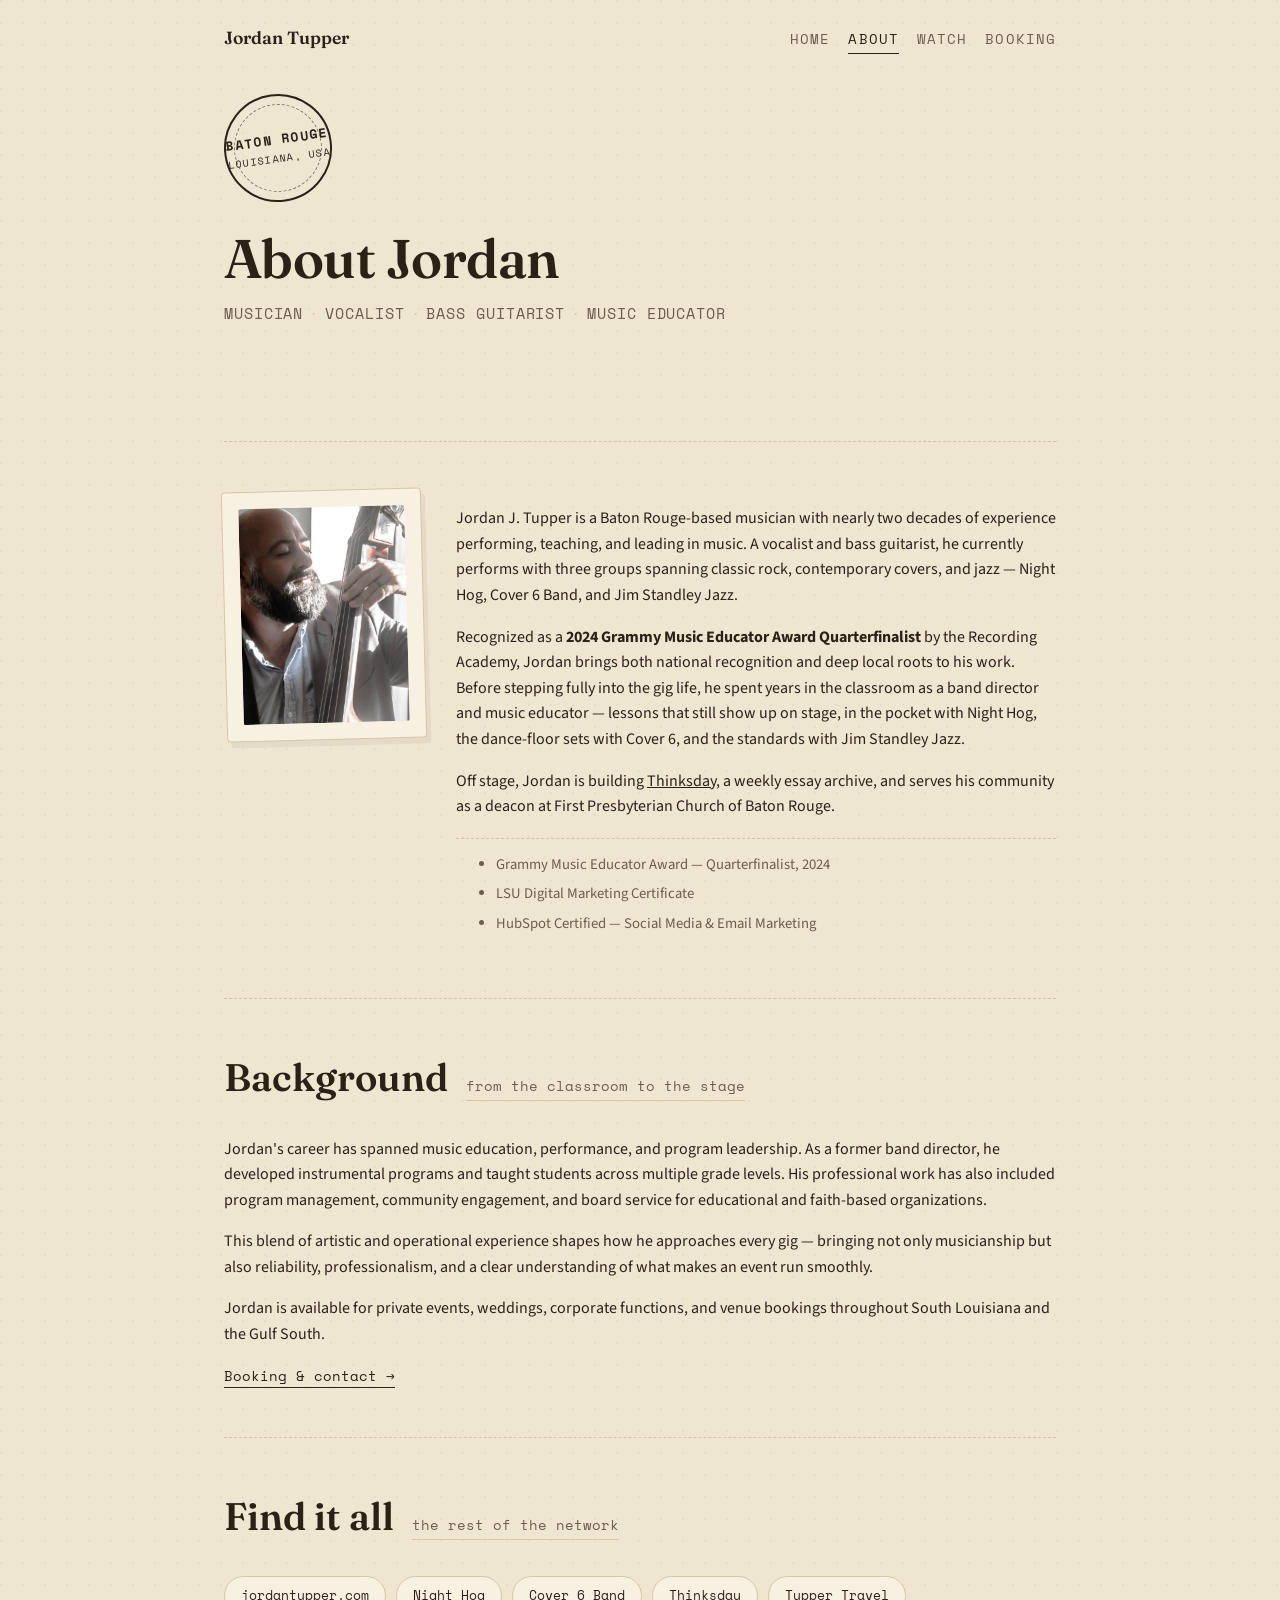
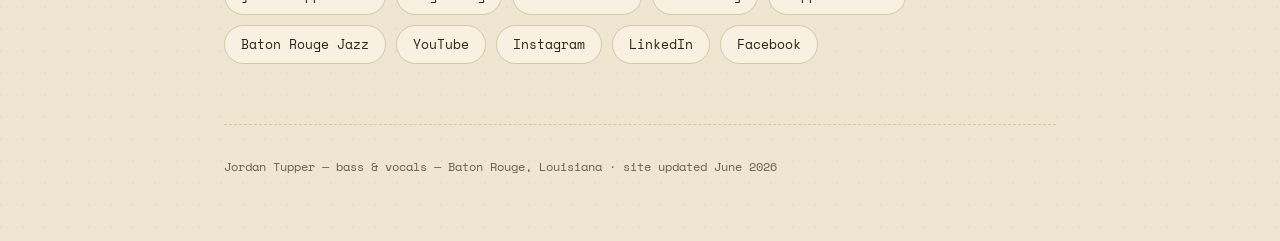
<file: about.html>
<!DOCTYPE html>
<html lang="en">
<head>
<meta charset="UTF-8">
<meta name="viewport" content="width=device-width, initial-scale=1.0">
<title>About Jordan Tupper | Baton Rouge Musician, Music Educator &amp; Bass Guitarist</title>
<meta name="description" content="Jordan Tupper is a Baton Rouge-based musician, vocalist, and bass guitarist performing with Night Hog, Cover 6 Band, and Jim Standley Jazz. 2024 Grammy Music Educator Award Quarterfinalist.">
<meta property="og:title" content="About Jordan Tupper — Baton Rouge Musician">
<meta property="og:description" content="Musician, vocalist, and bass guitarist performing with Night Hog, Cover 6 Band, and Jim Standley Jazz in Baton Rouge, Louisiana.">
<meta property="og:type" content="profile">
<meta property="og:image" content="https://jordantuppermusic.com/og-image.jpg">
<link rel="canonical" href="https://jordantuppermusic.com/about.html">
<link rel="icon" type="image/png" sizes="32x32" href="/favicon-32.png">
<link rel="apple-touch-icon" sizes="180x180" href="/favicon-180.png">

<link rel="preconnect" href="https://fonts.googleapis.com">
<link rel="preconnect" href="https://fonts.gstatic.com" crossorigin>
<link href="https://fonts.googleapis.com/css2?family=Fraunces:ital,opsz,wght@0,9..144,300..900;1,9..144,300..900&family=Source+Sans+3:ital,wght@0,400;0,600;0,700;1,400&family=Space+Mono:wght@400;700&display=swap" rel="stylesheet">
<link rel="stylesheet" href="style.css">

<script type="application/ld+json">
{
  "@context": "https://schema.org",
  "@type": "Person",
  "name": "Jordan Tupper",
  "alternateName": "Jordan J. Tupper",
  "url": "https://jordantuppermusic.com/about.html",
  "jobTitle": "Musician (Bass, Vocals)",
  "description": "Jordan Tupper is a Baton Rouge-based musician, vocalist, and bass guitarist performing with Night Hog, Cover 6 Band, and Jim Standley Jazz. 2024 Grammy Music Educator Award Quarterfinalist.",
  "address": {
    "@type": "PostalAddress",
    "addressLocality": "Baton Rouge",
    "addressRegion": "LA",
    "addressCountry": "US"
  },
  "award": "2024 Grammy Music Educator Award Quarterfinalist",
  "memberOf": [
    {"@type":"MusicGroup","name":"Night Hog","url":"https://nighthogbr.com"},
    {"@type":"MusicGroup","name":"Cover 6 Band","url":"https://cover6band.com"},
    {"@type":"MusicGroup","name":"Jim Standley Jazz"}
  ],
  "sameAs": [
    "https://jordantupper.com",
    "https://nighthogbr.com",
    "https://cover6band.com",
    "https://thinksday.org",
    "https://tuppertravel.com",
    "https://batonrougejazz.com",
    "https://www.youtube.com/@jordanjtupper",
    "https://www.instagram.com/207_to_225/",
    "https://www.linkedin.com/in/jordantupper225",
    "https://www.facebook.com/jordan.tupper",
    "https://gravatar.com/jordantupper",
    "https://about.me/jordantupper",
    "https://www.wikidata.org/wiki/Q140119440",
    "https://musicbrainz.org/artist/c6d7afcc-3074-4c7d-b58c-2df6d4204264"
  ]
}
</script>
</head>
<body>

<div class="wrap">

  <nav class="site-nav">
    <div class="nav-inner">
      <span class="nav-brand">Jordan Tupper</span>
      <a href="index.html">Home</a>
      <a href="about.html" class="active">About</a>
      <a href="watch.html">Watch</a>
      <a href="booking.html">Booking</a>
    </div>
  </nav>

  <header class="hero">
    <div class="postmark"><span class="city">Baton Rouge</span><span class="state">Louisiana, USA</span></div>
    <h1 class="page-title">About Jordan</h1>
    <p class="tagline">Musician<span class="dot">·</span>Vocalist<span class="dot">·</span>Bass Guitarist<span class="dot">·</span>Music Educator</p>
  </header>

  <hr class="hr">

  <!-- ABOUT -->
  <section id="about">
    <div class="about">
      <div class="frame"><img src="/about-photo.jpg" alt="Jordan Tupper, Baton Rouge musician and bass guitarist" loading="lazy"></div>
      <div>
        <p>Jordan J. Tupper is a Baton Rouge-based musician with nearly two decades of experience performing, teaching, and leading in music. A vocalist and bass guitarist, he currently performs with three groups spanning classic rock, contemporary covers, and jazz — Night Hog, Cover 6 Band, and Jim Standley Jazz.</p>
        <p>Recognized as a <strong>2024 Grammy Music Educator Award Quarterfinalist</strong> by the Recording Academy, Jordan brings both national recognition and deep local roots to his work. Before stepping fully into the gig life, he spent years in the classroom as a band director and music educator — lessons that still show up on stage, in the pocket with Night Hog, the dance-floor sets with Cover 6, and the standards with Jim Standley Jazz.</p>
        <p>Off stage, Jordan is building <a href="https://thinksday.org">Thinksday</a>, a weekly essay archive, and serves his community as a deacon at First Presbyterian Church of Baton Rouge.</p>
        <ul class="credentials">
          <li>Grammy Music Educator Award — Quarterfinalist, 2024</li>
          <li>LSU Digital Marketing Certificate</li>
          <li>HubSpot Certified — Social Media &amp; Email Marketing</li>
        </ul>
      </div>
    </div>
  </section>

  <hr class="hr">

  <!-- BACKGROUND -->
  <section id="background">
    <div class="entry-head">
      <h2>Background</h2>
      <span class="entry-date">from the classroom to the stage</span>
    </div>
    <p>Jordan's career has spanned music education, performance, and program leadership. As a former band director, he developed instrumental programs and taught students across multiple grade levels. His professional work has also included program management, community engagement, and board service for educational and faith-based organizations.</p>
    <p>This blend of artistic and operational experience shapes how he approaches every gig — bringing not only musicianship but also reliability, professionalism, and a clear understanding of what makes an event run smoothly.</p>
    <p>Jordan is available for private events, weddings, corporate functions, and venue bookings throughout South Louisiana and the Gulf South.</p>
    <p><a class="link-arrow" href="booking.html">Booking &amp; contact →</a></p>
  </section>

  <hr class="hr">

  <!-- CONNECT -->
  <section id="connect">
    <div class="entry-head">
      <h2>Find it all</h2>
      <span class="entry-date">the rest of the network</span>
    </div>
    <div class="connect-grid">
      <a href="https://jordantupper.com">jordantupper.com</a>
      <a href="https://nighthogbr.com">Night Hog</a>
      <a href="https://cover6band.com">Cover 6 Band</a>
      <a href="https://thinksday.org">Thinksday</a>
      <a href="https://tuppertravel.com">Tupper Travel</a>
      <a href="https://batonrougejazz.com">Baton Rouge Jazz</a>
      <a href="https://www.youtube.com/@jordanjtupper">YouTube</a>
      <a href="https://www.instagram.com/207_to_225/">Instagram</a>
      <a href="https://www.linkedin.com/in/jordantupper225">LinkedIn</a>
      <a href="https://www.facebook.com/jordan.tupper">Facebook</a>
    </div>
  </section>

  <footer>
    Jordan Tupper — bass &amp; vocals — Baton Rouge, Louisiana &middot; site updated June 2026
  </footer>

</div>

</body>
</html>
</file>
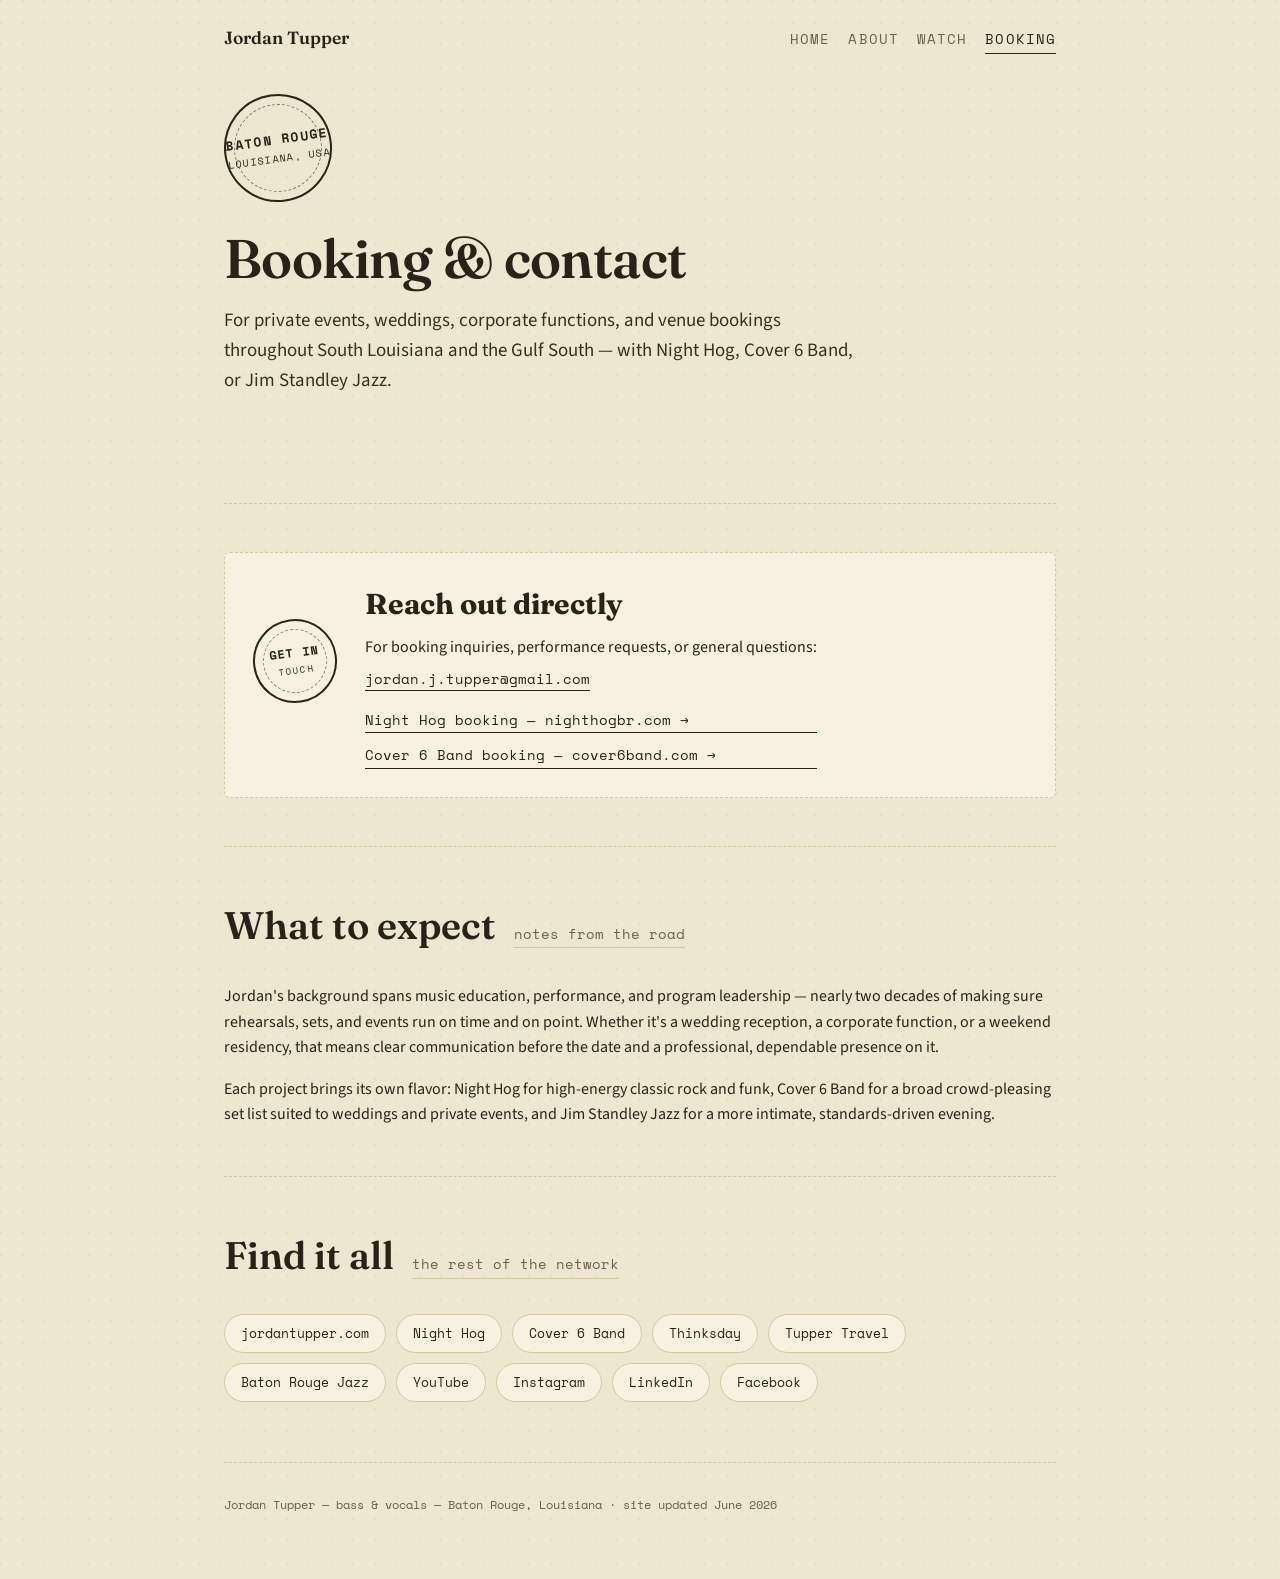
<file: booking.html>
<!DOCTYPE html>
<html lang="en">
<head>
<meta charset="UTF-8">
<meta name="viewport" content="width=device-width, initial-scale=1.0">
<title>Booking | Jordan Tupper — Baton Rouge Musician for Weddings, Events &amp; Venues</title>
<meta name="description" content="Book Jordan Tupper for weddings, corporate events, private parties, or venue gigs in Baton Rouge and South Louisiana — performing with Night Hog, Cover 6 Band, or Jim Standley Jazz.">
<meta property="og:title" content="Book Jordan Tupper — Baton Rouge Musician">
<meta property="og:description" content="Available for private events, weddings, corporate functions, and venue bookings throughout South Louisiana and the Gulf South.">
<meta property="og:type" content="website">
<meta property="og:image" content="https://jordantuppermusic.com/og-image.jpg">
<link rel="canonical" href="https://jordantuppermusic.com/booking.html">
<link rel="icon" type="image/png" sizes="32x32" href="/favicon-32.png">
<link rel="apple-touch-icon" sizes="180x180" href="/favicon-180.png">

<link rel="preconnect" href="https://fonts.googleapis.com">
<link rel="preconnect" href="https://fonts.gstatic.com" crossorigin>
<link href="https://fonts.googleapis.com/css2?family=Fraunces:ital,opsz,wght@0,9..144,300..900;1,9..144,300..900&family=Source+Sans+3:ital,wght@0,400;0,600;0,700;1,400&family=Space+Mono:wght@400;700&display=swap" rel="stylesheet">
<link rel="stylesheet" href="style.css">

<script type="application/ld+json">
{
  "@context": "https://schema.org",
  "@type": "ProfessionalService",
  "name": "Jordan Tupper — Live Music for Events",
  "url": "https://jordantuppermusic.com/booking.html",
  "email": "jordan.j.tupper@gmail.com",
  "areaServed": {
    "@type": "Place",
    "name": "South Louisiana and the Gulf South"
  },
  "address": {
    "@type": "PostalAddress",
    "addressLocality": "Baton Rouge",
    "addressRegion": "LA",
    "addressCountry": "US"
  },
  "provider": {
    "@type": "Person",
    "name": "Jordan Tupper",
    "url": "https://jordantuppermusic.com",
    "sameAs": [
      "https://jordantupper.com",
      "https://nighthogbr.com",
      "https://cover6band.com",
      "https://thinksday.org",
      "https://tuppertravel.com",
      "https://batonrougejazz.com",
      "https://www.youtube.com/@jordanjtupper",
      "https://www.instagram.com/207_to_225/",
      "https://www.linkedin.com/in/jordantupper225",
      "https://www.facebook.com/jordan.tupper",
      "https://gravatar.com/jordantupper",
      "https://about.me/jordantupper",
      "https://www.wikidata.org/wiki/Q140119440",
      "https://musicbrainz.org/artist/c6d7afcc-3074-4c7d-b58c-2df6d4204264"
    ]
  }
}
</script>
</head>
<body>

<div class="wrap">

  <nav class="site-nav">
    <div class="nav-inner">
      <span class="nav-brand">Jordan Tupper</span>
      <a href="index.html">Home</a>
      <a href="about.html">About</a>
      <a href="watch.html">Watch</a>
      <a href="booking.html" class="active">Booking</a>
    </div>
  </nav>

  <header class="hero">
    <div class="postmark"><span class="city">Baton Rouge</span><span class="state">Louisiana, USA</span></div>
    <h1 class="page-title">Booking &amp; contact</h1>
    <p class="lede">For private events, weddings, corporate functions, and venue bookings throughout South Louisiana and the Gulf South — with Night Hog, Cover 6 Band, or Jim Standley Jazz.</p>
  </header>

  <hr class="hr">

  <section id="booking">
    <div class="booking-box">
      <div class="postmark small"><span class="city">Get in</span><span class="state">Touch</span></div>
      <div>
        <h2 style="font-family:'Fraunces',serif; font-size:1.8rem; margin:0 0 8px;">Reach out directly</h2>
        <p style="margin:0 0 6px;">For booking inquiries, performance requests, or general questions:</p>
        <p style="margin:0 0 16px;"><a class="link-arrow" href="mailto:jordan.j.tupper@gmail.com">jordan.j.tupper@gmail.com</a></p>
        <div class="booking-links">
          <a class="link-arrow" href="https://nighthogbr.com">Night Hog booking — nighthogbr.com →</a>
          <a class="link-arrow" href="https://cover6band.com">Cover 6 Band booking — cover6band.com →</a>
        </div>
      </div>
    </div>
  </section>

  <hr class="hr">

  <section id="what-to-expect">
    <div class="entry-head">
      <h2>What to expect</h2>
      <span class="entry-date">notes from the road</span>
    </div>
    <p>Jordan's background spans music education, performance, and program leadership — nearly two decades of making sure rehearsals, sets, and events run on time and on point. Whether it's a wedding reception, a corporate function, or a weekend residency, that means clear communication before the date and a professional, dependable presence on it.</p>
    <p>Each project brings its own flavor: Night Hog for high-energy classic rock and funk, Cover 6 Band for a broad crowd-pleasing set list suited to weddings and private events, and Jim Standley Jazz for a more intimate, standards-driven evening.</p>
  </section>

  <hr class="hr">

  <!-- CONNECT -->
  <section id="connect">
    <div class="entry-head">
      <h2>Find it all</h2>
      <span class="entry-date">the rest of the network</span>
    </div>
    <div class="connect-grid">
      <a href="https://jordantupper.com">jordantupper.com</a>
      <a href="https://nighthogbr.com">Night Hog</a>
      <a href="https://cover6band.com">Cover 6 Band</a>
      <a href="https://thinksday.org">Thinksday</a>
      <a href="https://tuppertravel.com">Tupper Travel</a>
      <a href="https://batonrougejazz.com">Baton Rouge Jazz</a>
      <a href="https://www.youtube.com/@jordanjtupper">YouTube</a>
      <a href="https://www.instagram.com/207_to_225/">Instagram</a>
      <a href="https://www.linkedin.com/in/jordantupper225">LinkedIn</a>
      <a href="https://www.facebook.com/jordan.tupper">Facebook</a>
    </div>
  </section>

  <footer>
    Jordan Tupper — bass &amp; vocals — Baton Rouge, Louisiana &middot; site updated June 2026
  </footer>

</div>

</body>
</html>
</file>
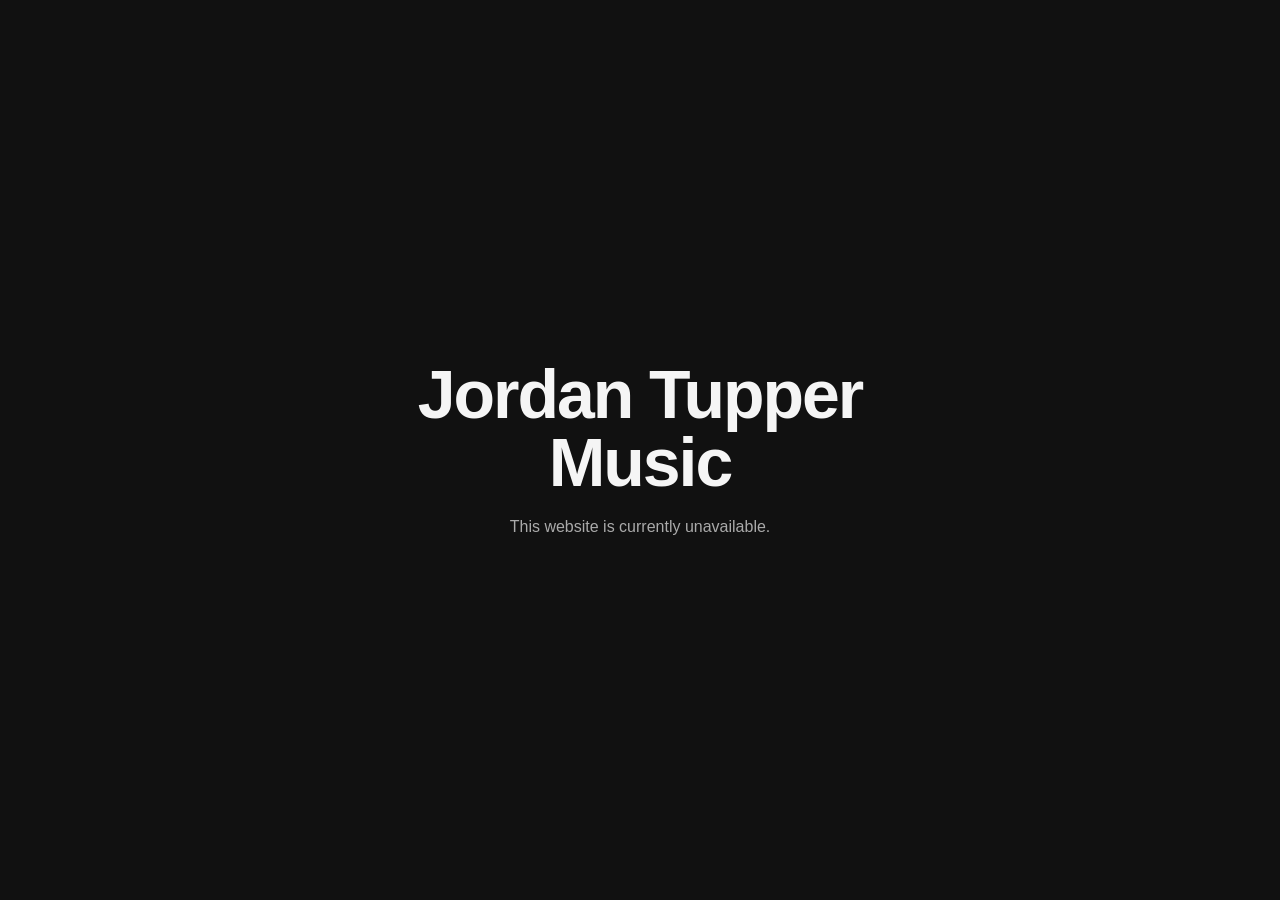
<file: indextemppage.html>
<!DOCTYPE html>
<html lang="en">
<head>
  <meta charset="UTF-8">
  <meta name="viewport" content="width=device-width, initial-scale=1.0">

  <title>Jordan Tupper Music</title>
  <meta name="description" content="Jordan Tupper Music">
  <link rel="canonical" href="https://jordantuppermusic.com/">

  <style>
    * {
      box-sizing: border-box;
    }

    html, body {
      margin: 0;
      min-height: 100%;
    }

    body {
      min-height: 100vh;
      display: flex;
      align-items: center;
      justify-content: center;
      padding: 32px;
      background: #111;
      color: #f5f5f5;
      font-family: Arial, Helvetica, sans-serif;
      text-align: center;
    }

    main {
      width: 100%;
      max-width: 620px;
    }

    h1 {
      margin: 0 0 18px;
      font-size: clamp(2.2rem, 7vw, 4.25rem);
      line-height: 1;
      font-weight: 600;
      letter-spacing: -0.03em;
    }

    p {
      margin: 0;
      color: #aaa;
      font-size: 1rem;
      line-height: 1.6;
    }
  </style>
</head>

<body>
  <main>
    <h1>Jordan Tupper Music</h1>
    <p>This website is currently unavailable.</p>
  </main>
</body>
</html>
</file>
<file: style.css>
:root{
  --paper:#EFE6D2;
  --paper-deep:#E4D8BE;
  --paper-card:#F8F1E2;
  --ink:#2C2117;
  --ink-soft:#6B5E4F;
  --line:#D6C7A4;
  --moss:#5C6E49;
  --moss-soft:#E7ECDE;
  --brass:#B9831E;
  --brass-soft:#F4E8CC;
  --wine:#6E3530;
  --wine-soft:#F1E0DD;
}

*{ box-sizing:border-box; }
html{ scroll-behavior:smooth; }
body{
  margin:0;
  background:var(--paper);
  background-image:
    radial-gradient(circle at 1px 1px, rgba(44,33,23,0.045) 1px, transparent 0);
  background-size: 22px 22px;
  color:var(--ink);
  font-family:"Source Sans 3", sans-serif;
  line-height:1.6;
  -webkit-font-smoothing:antialiased;
}

a{ color:var(--ink); }

.wrap{
  max-width:880px;
  margin:0 auto;
  padding:0 24px;
}

/* ---------- Site nav ---------- */
nav.site-nav{
  padding:24px 0 0;
}
nav.site-nav .nav-inner{
  display:flex;
  flex-wrap:wrap;
  gap:18px;
  align-items:baseline;
  font-family:"Space Mono", monospace;
  font-size:0.85rem;
  text-transform:uppercase;
  letter-spacing:0.08em;
}
nav.site-nav a{
  text-decoration:none;
  color:var(--ink-soft);
  border-bottom:1px solid transparent;
  padding-bottom:2px;
}
nav.site-nav a:hover,
nav.site-nav a.active{
  color:var(--ink);
  border-bottom:1px solid var(--ink);
}
nav.site-nav .nav-brand{
  font-family:"Fraunces", serif;
  font-weight:600;
  font-size:1.1rem;
  text-transform:none;
  letter-spacing:0;
  color:var(--ink);
  margin-right:auto;
}

/* ---------- Header / Hero ---------- */
header.hero{
  padding:40px 0 40px;
  position:relative;
}
.postmark{
  display:inline-flex;
  align-items:center;
  justify-content:center;
  width:108px;
  height:108px;
  border:2.5px solid var(--ink);
  border-radius:50%;
  transform:rotate(-8deg);
  font-family:"Space Mono", monospace;
  text-transform:uppercase;
  font-size:11.5px;
  letter-spacing:0.12em;
  text-align:center;
  color:var(--ink);
  flex-direction:column;
  gap:2px;
  margin-bottom:28px;
  position:relative;
}
.postmark::before{
  content:"";
  position:absolute;
  inset:8px;
  border:1px dashed var(--ink);
  border-radius:50%;
  opacity:0.55;
}
.postmark .city{ font-weight:700; font-size:13px; }
.postmark .state{ font-size:10px; }

h1.title{
  font-family:"Fraunces", serif;
  font-weight:600;
  font-size:clamp(2.6rem, 7vw, 4.4rem);
  line-height:1.02;
  margin:0 0 14px;
  letter-spacing:-0.01em;
}
.title em{
  font-style:italic;
  font-weight:400;
  color:var(--ink-soft);
}

/* ---------- Hero layout with polaroid photo ---------- */
.hero-grid{
  display:grid;
  grid-template-columns:1fr 240px;
  gap:36px;
  align-items:center;
}
.hero-photo{
  background:var(--paper-card);
  border:1px solid var(--line);
  border-radius:4px;
  padding:14px 14px 34px;
  transform:rotate(3deg);
  box-shadow: 5px 8px 0 rgba(44,33,23,0.07);
  align-self:center;
}
.hero-photo img{
  display:block;
  width:100%;
  height:auto;
  border-radius:2px;
  filter:sepia(12%);
}
@media (max-width: 760px){
  .hero-grid{
    grid-template-columns:1fr;
  }
  .hero-photo{
    max-width:220px;
    margin:8px auto 0;
    transform:rotate(-2deg);
  }
}

h1.page-title{
  font-family:"Fraunces", serif;
  font-weight:600;
  font-size:clamp(2.2rem, 6vw, 3.4rem);
  line-height:1.05;
  margin:0 0 14px;
  letter-spacing:-0.01em;
}

.tagline{
  font-family:"Space Mono", monospace;
  font-size:0.95rem;
  color:var(--ink-soft);
  margin:0 0 28px;
  text-transform:uppercase;
  letter-spacing:0.06em;
}
.tagline .dot{ color: var(--line); padding:0 6px; }

.lede{
  font-size:1.18rem;
  max-width:640px;
  color:#3A2E20;
}

.hr{
  border:none;
  border-top:1px dashed var(--line);
  margin:48px 0;
}

/* ---------- Section headings (journal-entry style) ---------- */
.entry-head{
  display:flex;
  align-items:baseline;
  gap:18px;
  margin-bottom:28px;
  flex-wrap:wrap;
}
.entry-head h2{
  font-family:"Fraunces", serif;
  font-weight:600;
  font-size:clamp(1.7rem, 4.5vw, 2.4rem);
  margin:0;
}
.entry-date{
  font-family:"Space Mono", monospace;
  font-size:0.85rem;
  color:var(--ink-soft);
  border-bottom:1px solid var(--line);
  padding-bottom:2px;
}

/* ---------- Ticket stub gig list ---------- */
.gig-list{
  display:flex;
  flex-direction:column;
  gap:10px;
}
.gig{
  display:grid;
  grid-template-columns:84px 1fr auto;
  gap:18px;
  align-items:center;
  background:var(--paper-card);
  border:1px solid var(--line);
  border-radius:4px;
  padding:14px 18px;
  position:relative;
}
.gig::before, .gig::after{
  content:"";
  position:absolute;
  width:14px; height:14px;
  background:var(--paper);
  border:1px solid var(--line);
  border-radius:50%;
  top:50%;
  transform:translateY(-50%);
}
.gig::before{ left:-8px; }
.gig::after{ right:-8px; }
.gig .date{
  font-family:"Space Mono", monospace;
  font-weight:700;
  font-size:1.05rem;
  line-height:1.15;
  border-right:1px dashed var(--line);
  padding-right:14px;
}
.gig .date .day{ display:block; font-size:0.7rem; font-weight:400; color:var(--ink-soft); text-transform:uppercase; letter-spacing:0.08em; }
.gig .info .venue{ font-weight:700; font-size:1.02rem; }
.gig .info .place{ font-size:0.92rem; color:var(--ink-soft); }
.gig .info .time{ font-size:0.85rem; color:var(--ink-soft); font-family:"Space Mono",monospace; margin-top:2px;}
.band-tag{
  font-family:"Space Mono", monospace;
  font-size:0.72rem;
  text-transform:uppercase;
  letter-spacing:0.08em;
  padding:5px 10px;
  border-radius:3px;
  white-space:nowrap;
  font-weight:700;
}
.band-tag.nighthog{ background:var(--moss-soft); color:var(--moss); }
.band-tag.cover6{ background:var(--brass-soft); color:var(--brass); }
.band-tag.jazz{ background:var(--wine-soft); color:var(--wine); }

@media (max-width: 560px){
  .gig{ grid-template-columns:64px 1fr; }
  .band-tag{ grid-column:1 / -1; justify-self:start; margin-top:6px; }
  .gig .date{ font-size:0.92rem; }
}

/* ---------- Project cards ---------- */
.projects{
  display:grid;
  grid-template-columns:repeat(auto-fit, minmax(230px,1fr));
  gap:18px;
}
.project{
  background:var(--paper-card);
  border:1px solid var(--line);
  border-radius:6px;
  padding:24px;
  border-top:6px solid var(--ink);
}
.project.nighthog{ border-top-color:var(--moss); }
.project.cover6{ border-top-color:var(--brass); }
.project.jazz{ border-top-color:var(--wine); }
.project h3{
  font-family:"Fraunces", serif;
  font-size:1.5rem;
  margin:0 0 6px;
}
.project .role{
  font-family:"Space Mono", monospace;
  font-size:0.75rem;
  text-transform:uppercase;
  letter-spacing:0.08em;
  color:var(--ink-soft);
  margin-bottom:12px;
}
.project p{ margin:0 0 16px; color:#3A2E20; }
.project a.link{
  font-family:"Space Mono", monospace;
  font-size:0.85rem;
  text-decoration:none;
  border-bottom:1px solid var(--ink);
  padding-bottom:1px;
}
.project a.link:hover{ color:var(--ink-soft); border-color:var(--ink-soft); }

/* ---------- About / bio ---------- */
.about{
  display:grid;
  grid-template-columns:200px 1fr;
  gap:32px;
  align-items:start;
}
.about .frame{
  aspect-ratio:4/5;
  background:var(--paper-card);
  border:1px solid var(--line);
  border-radius:4px;
  display:flex;
  align-items:center;
  justify-content:center;
  font-family:"Space Mono", monospace;
  font-size:0.78rem;
  color:var(--ink-soft);
  text-align:center;
  padding:16px;
  transform:rotate(-1.5deg);
  box-shadow: 4px 6px 0 rgba(44,33,23,0.06);
  overflow:hidden;
}
.about .frame img{
  width:100%;
  height:100%;
  object-fit:cover;
  border-radius:2px;
}
.about .credentials{
  margin-top:18px;
  padding-top:14px;
  border-top:1px dashed var(--line);
  font-size:0.92rem;
  color:var(--ink-soft);
}
.about .credentials li{ margin-bottom:6px; }
@media (max-width:640px){
  .about{ grid-template-columns:1fr; }
  .about .frame{ max-width:200px; }
}

/* ---------- Connect / footer ---------- */
.connect-grid{
  display:flex;
  flex-wrap:wrap;
  gap:10px;
}
.connect-grid a{
  font-family:"Space Mono", monospace;
  font-size:0.82rem;
  text-decoration:none;
  background:var(--paper-card);
  border:1px solid var(--line);
  border-radius:20px;
  padding:8px 16px;
  transition:transform .12s ease, box-shadow .12s ease;
  display:inline-block;
}
.connect-grid a:hover{
  transform:translateY(-2px);
  box-shadow:2px 4px 0 rgba(44,33,23,0.08);
}

footer{
  margin-top:60px;
  padding:32px 0 64px;
  font-family:"Space Mono", monospace;
  font-size:0.78rem;
  color:var(--ink-soft);
  border-top:1px dashed var(--line);
}

/* ---------- Video grid ---------- */
.video-grid{
  display:grid;
  grid-template-columns:repeat(auto-fit, minmax(220px,1fr));
  gap:14px;
}
.video-card{
  display:flex;
  flex-direction:column;
  gap:6px;
  background:var(--paper-card);
  border:1px solid var(--line);
  border-radius:6px;
  padding:18px;
  text-decoration:none;
  border-left:6px solid var(--moss);
}
.video-card.edu{ border-left-color:var(--wine); }
.video-card .play{
  font-size:1.1rem;
  color:var(--moss);
}
.video-card.edu .play{ color:var(--wine); }
.video-card .vlabel{
  font-family:"Fraunces", serif;
  font-weight:600;
  font-size:1.05rem;
  color:var(--ink);
}
.video-card .vsub{
  font-family:"Space Mono", monospace;
  font-size:0.78rem;
  color:var(--ink-soft);
}

.link-arrow{
  font-family:"Space Mono", monospace;
  font-size:0.9rem;
  text-decoration:none;
  border-bottom:1px solid var(--ink);
  padding-bottom:1px;
}
.link-arrow:hover{ color:var(--ink-soft); border-color:var(--ink-soft); }

/* ---------- Booking box ---------- */
.booking-box{
  display:flex;
  align-items:center;
  gap:28px;
  background:var(--paper-card);
  border:1px dashed var(--line);
  border-radius:6px;
  padding:28px;
  flex-wrap:wrap;
}
.postmark.small{
  width:84px;
  height:84px;
  font-size:10px;
  flex-shrink:0;
}
.postmark.small .city{ font-size:12px; }
.postmark.small .state{ font-size:9px; }

/* ---------- Booking form (simple mailto-based) ---------- */
.booking-links{
  display:flex;
  flex-direction:column;
  gap:10px;
  margin-top:16px;
}

/* ---------- Photo gallery (journal snapshots) ---------- */
.gallery-grid{
  display:grid;
  grid-template-columns:repeat(4, 1fr);
  grid-auto-rows:140px;
  gap:18px;
}
.gallery-item{
  margin:0;
  background:var(--paper-card);
  border:1px solid var(--line);
  padding:10px 10px 28px;
  box-shadow:4px 6px 0 rgba(44,33,23,0.07);
  position:relative;
  overflow:hidden;
}
.gallery-item:nth-child(1){ grid-column:1 / 3; grid-row:1 / 3; transform:rotate(-1.5deg); }
.gallery-item:nth-child(2){ grid-column:3 / 4; grid-row:1 / 2; transform:rotate(1deg); }
.gallery-item:nth-child(3){ grid-column:3 / 5; grid-row:2 / 4; transform:rotate(-1deg); }
.gallery-item:nth-child(4){ grid-column:1 / 3; grid-row:3 / 4; transform:rotate(1.5deg); }
.gallery-item img{
  width:100%;
  height:100%;
  object-fit:cover;
  display:block;
}
.gallery-item figcaption{
  position:absolute;
  bottom:6px;
  left:10px;
  right:10px;
  font-family:"Space Mono", monospace;
  font-size:0.72rem;
  color:var(--ink-soft);
  text-align:center;
}
@media (max-width: 760px){
  .gallery-grid{
    grid-template-columns:repeat(2, 1fr);
    grid-auto-rows:160px;
  }
  .gallery-item:nth-child(1){ grid-column:1 / 3; grid-row:1 / 2; }
  .gallery-item:nth-child(2){ grid-column:1 / 2; grid-row:2 / 3; }
  .gallery-item:nth-child(3){ grid-column:2 / 3; grid-row:2 / 4; }
  .gallery-item:nth-child(4){ grid-column:1 / 2; grid-row:3 / 4; }
}

/* visible focus */
a:focus-visible, button:focus-visible{
  outline:2px solid var(--wine);
  outline-offset:3px;
}

@media (prefers-reduced-motion:no-preference){
  .gig, .project, .video-card{ transition: transform .15s ease, box-shadow .15s ease; }
  .gig:hover, .project:hover, .video-card:hover{ transform:translateY(-2px); box-shadow:3px 5px 0 rgba(44,33,23,0.07); }
}
</file>
